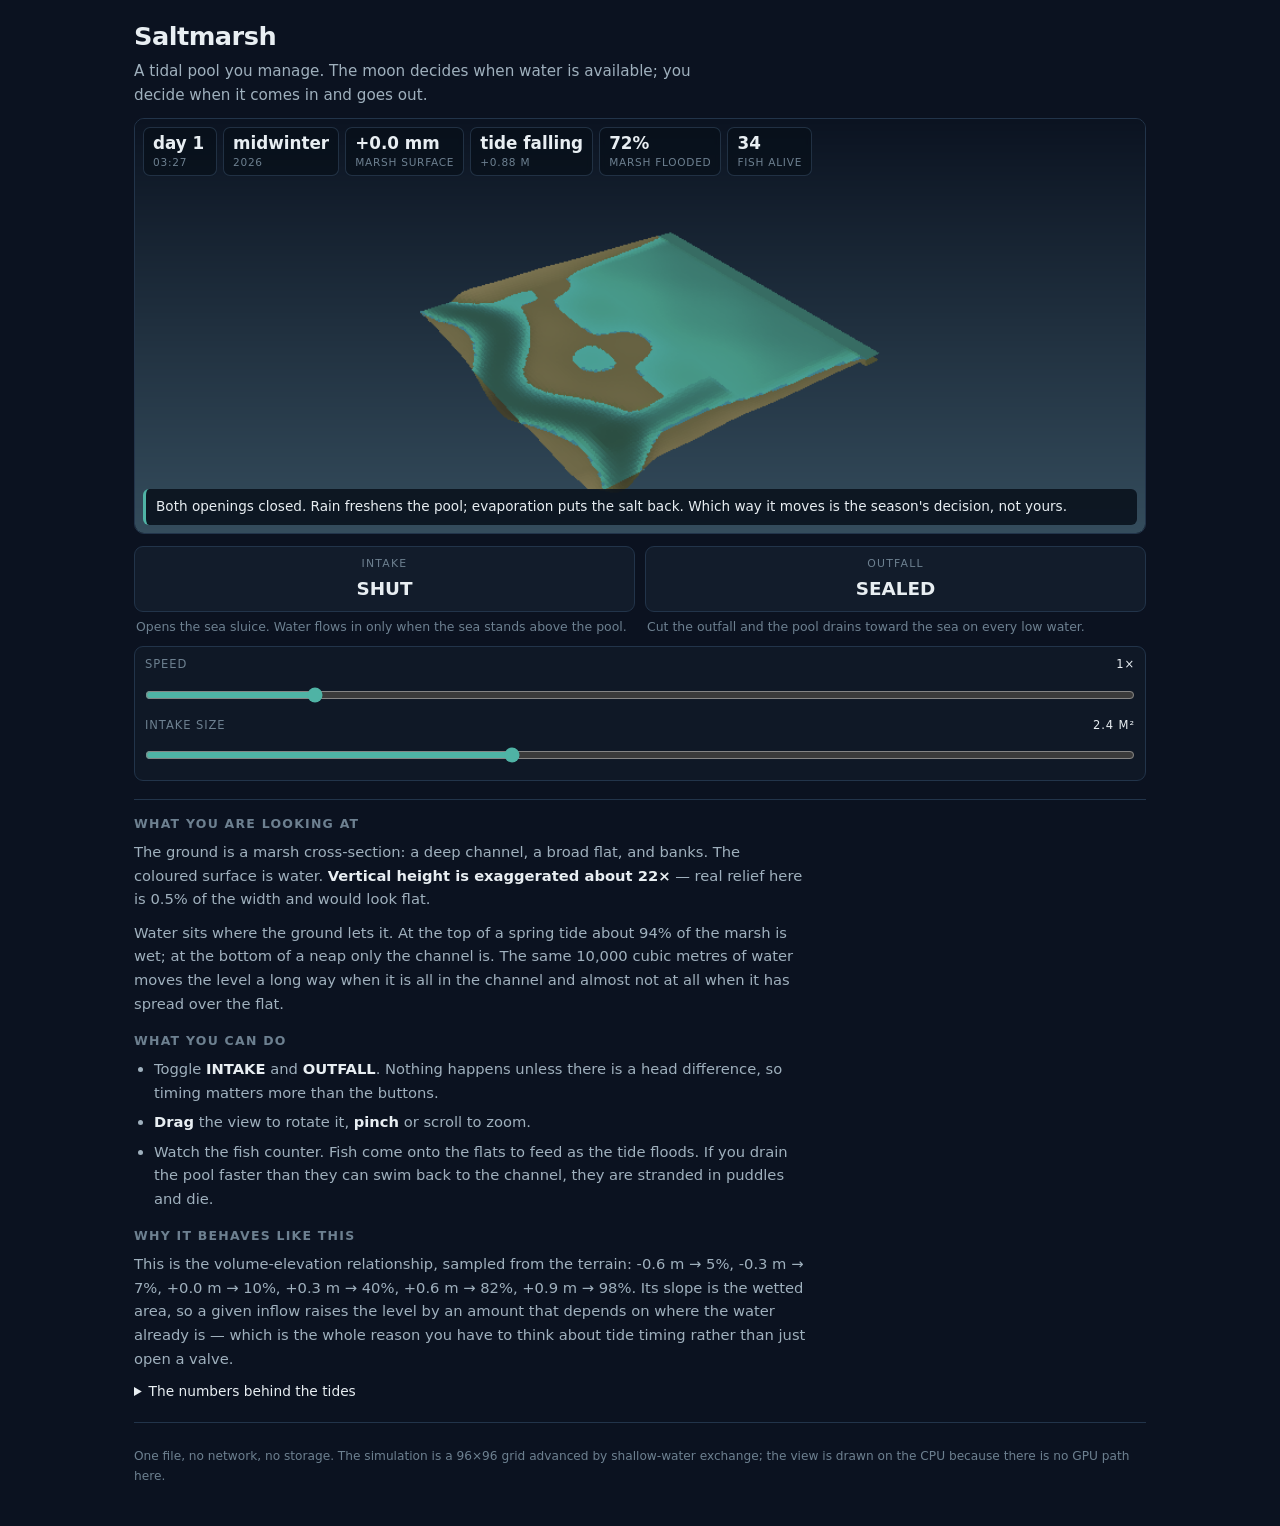
<file: index.html>
<!doctype html>
<html lang="en">
<head>
<meta charset="utf-8">
<meta name="viewport" content="width=device-width, initial-scale=1, maximum-scale=1, user-scalable=no, viewport-fit=cover">
<meta name="color-scheme" content="dark">
<title>Saltmarsh — run a tidal pool</title>
<style>/*
 * Layout notes worth keeping:
 *
 * - The stage is the primary surface and must never be squeezed by the copy.
 *   Text goes below it and scrolls; on a phone in portrait the canvas keeps a
 *   fixed aspect and the explanation is reachable by scrolling, rather than the
 *   page becoming a tall canvas that pushes controls off-screen.
 * - Controls are large and paired with a sentence, because the whole point is
 *   that the player understands what a button does to a wet landscape. A control
 *   whose effect is not explained is a slot machine.
 * - No layout depends on hover. Touch is a first-class input here.
 */
:root {
  --ink: #e8eef2;
  --ink-soft: #9fb0bd;
  --ink-dim: #6d8090;
  --bg: #0b1220;
  --panel: #121c2b;
  --line: #22344a;
  --accent: #4fb3a5;
  --warn: #d98c5f;
  --danger: #d4605c;
  --ok: #6ec48a;
}

* { box-sizing: border-box; }

html, body {
  margin: 0;
  padding: 0;
  background: var(--bg);
  color: var(--ink);
  font: 400 16px/1.6 "Saltmarsh Sans", system-ui, sans-serif;
  -webkit-text-size-adjust: 100%;
  overscroll-behavior: none;
}

#app {
  max-width: 1040px;
  margin: 0 auto;
  padding: 12px 14px calc(28px + env(safe-area-inset-bottom));
}

#masthead h1 {
  margin: 4px 0 2px;
  font-size: 1.6rem;
  font-weight: 700;
  letter-spacing: -0.02em;
}

#masthead .lede {
  margin: 0 0 10px;
  color: var(--ink-soft);
  font-size: 0.95rem;
  max-width: 62ch;
}

#stage {
  position: relative;
  border: 1px solid var(--line);
  border-radius: 10px;
  overflow: hidden;
  background: #0a1421;
  touch-action: none;
}

#view {
  display: block;
  width: 100%;
  height: clamp(240px, 46vh, 520px);
}

#readout {
  position: absolute;
  top: 8px;
  left: 8px;
  right: 8px;
  display: flex;
  flex-wrap: wrap;
  gap: 6px;
  pointer-events: none;
}

.stat {
  background: rgba(8, 16, 26, 0.72);
  border: 1px solid rgba(80, 110, 140, 0.35);
  border-radius: 7px;
  padding: 5px 9px;
  min-width: 74px;
  backdrop-filter: blur(3px);
}

.stat b {
  display: block;
  font-size: 1.05rem;
  font-weight: 700;
  font-variant-numeric: tabular-nums;
  line-height: 1.25;
}

.stat span {
  display: block;
  font-size: 0.66rem;
  text-transform: uppercase;
  letter-spacing: 0.07em;
  color: var(--ink-dim);
}

#hint {
  position: absolute;
  left: 8px;
  right: 8px;
  bottom: 8px;
  background: rgba(8, 16, 26, 0.86);
  border-left: 3px solid var(--accent);
  border-radius: 6px;
  padding: 7px 10px;
  font-size: 0.85rem;
  color: var(--ink);
}

#hint.warn { border-left-color: var(--warn); }
#hint.bad { border-left-color: var(--danger); }
#hint:empty { display: none; }

/* Capture mode: the front-page image is of the marsh, not of a moment's
   narration. app.js toggles this on <html> so the overlay disappears without
   any element being removed from the document. */
html.card-capture [data-card-suppress] { display: none; }

#controls {
  display: grid;
  grid-template-columns: 1fr 1fr;
  gap: 10px;
  margin: 12px 0 4px;
}

.control { min-width: 0; }

.big {
  width: 100%;
  min-height: 62px;
  border-radius: 9px;
  border: 1px solid var(--line);
  background: var(--panel);
  color: var(--ink);
  font: inherit;
  cursor: pointer;
  display: grid;
  gap: 2px;
  place-content: center;
  padding: 8px 10px;
  -webkit-tap-highlight-color: transparent;
}

.big:active { transform: translateY(1px); }
.big .k { font-size: 0.68rem; letter-spacing: 0.11em; color: var(--ink-dim); }
.big .v { font-size: 1.15rem; font-weight: 700; font-variant-numeric: tabular-nums; }
.big[aria-pressed="true"] { border-color: var(--accent); background: #12312e; }
.big[aria-pressed="true"] .v { color: var(--accent); }

.expl {
  margin: 6px 2px 0;
  font-size: 0.78rem;
  line-height: 1.45;
  color: var(--ink-dim);
}

.sliders {
  grid-column: 1 / -1;
  display: grid;
  gap: 4px;
  padding: 8px 10px;
  border: 1px solid var(--line);
  border-radius: 9px;
  background: #0f1826;
}

.sliders label {
  font-size: 0.72rem;
  text-transform: uppercase;
  letter-spacing: 0.08em;
  color: var(--ink-dim);
  display: flex;
  justify-content: space-between;
}

.sliders output { color: var(--ink); font-variant-numeric: tabular-nums; }

input[type="range"] {
  width: 100%;
  height: 34px;
  accent-color: var(--accent);
  margin: 0;
}

#explain {
  margin-top: 18px;
  border-top: 1px solid var(--line);
  padding-top: 14px;
  font-size: 0.92rem;
  color: var(--ink-soft);
}

#explain h2 {
  font-size: 0.78rem;
  text-transform: uppercase;
  letter-spacing: 0.1em;
  color: var(--ink-dim);
  margin: 16px 0 6px;
}

#explain h2:first-child { margin-top: 0; }
#explain p { margin: 0 0 10px; max-width: 72ch; }
#explain b, #explain strong { color: var(--ink); }
#explain ul { margin: 0 0 10px; padding-left: 20px; max-width: 72ch; }
#explain li { margin-bottom: 6px; }

details { margin: 10px 0; }
summary { cursor: pointer; color: var(--ink); font-size: 0.86rem; }

footer {
  margin-top: 20px;
  padding-top: 12px;
  border-top: 1px solid var(--line);
  font-size: 0.76rem;
  color: var(--ink-dim);
}

@media (max-width: 560px) {
  #controls { grid-template-columns: 1fr; }
  #masthead h1 { font-size: 1.35rem; }
  .stat { min-width: 64px; padding: 4px 7px; }
  .stat b { font-size: 0.95rem; }
}

/* Landscape on a phone: the canvas is the scarce resource, so keep the copy
   beside the controls rather than stacking everything under a short canvas. */
@media (max-height: 460px) {
  #view { height: 58vh; }
  #masthead .lede { display: none; }
  #explain { font-size: 0.85rem; }
}

@media (prefers-reduced-motion: reduce) {
  .big:active { transform: none; }
}
</style>
</head>
<body>
<div id="app">
  <header id="masthead">
    <h1>Saltmarsh</h1>
    <p class="lede">A tidal pool you manage. The moon decides when water is available; you decide when it comes in and goes out.</p>
  </header>

  <div id="stage">
    <canvas id="view" aria-label="Three-dimensional view of the marsh at the current tide level"></canvas>

    <div id="readout" aria-live="polite">
      <div class="stat"><b id="clock">day 1</b><span>06:00</span></div>
      <div class="stat"><b id="seasonLabel">midwinter</b><span id="yearLabel">2026</span></div>
      <div class="stat"><b id="surfaceLabel">0 mm</b><span>marsh surface</span></div>
      <div class="stat"><b id="tideLabel">rising</b><span id="tideHeight">+0.00 m</span></div>
      <div class="stat"><b id="wetLabel">0%</b><span>marsh flooded</span></div>
      <div class="stat"><b id="fishLabel">0</b><span>fish alive</span></div>
    </div>

    <!-- data-card-suppress: hidden when capturing the front-page image, because a
         caption about one transient state has no business being part of a
         permanent picture of the app. See the capture recipe in README.md. -->
    <div id="hint" role="status" data-card-suppress></div>
  </div>

  <section id="controls" aria-label="Sluice controls">
    <div class="control">
      <button id="sluiceBtn" class="big" type="button">
        <span class="k">INTAKE</span><span class="v" id="sluiceState">SHUT</span>
      </button>
      <p class="expl" id="sluiceExpl">Opens the sea sluice. Water flows in only when the sea stands above the pool.</p>
    </div>
    <div class="control">
      <button id="outfallBtn" class="big" type="button">
        <span class="k">OUTFALL</span><span class="v" id="outfallState">SEALED</span>
      </button>
      <p class="expl" id="outfallExpl">Cut the outfall and the pool drains toward the sea on every low water.</p>
    </div>
    <div class="control sliders">
      <label for="speed">Speed <output id="speedOut">1&times;</output></label>
      <input id="speed" type="range" min="0" step="1" value="1" aria-label="Simulation speed">
      <label for="drain">Intake size <output id="drainOut">2.4 m&sup2;</output></label>
      <input id="drain" type="range" min="0.3" max="6" step="0.1" value="2.4" aria-label="Intake opening area">
    </div>
  </section>

  <section id="explain" aria-label="What you are looking at">
    <h2>What you are looking at</h2>
    <p>The ground is a marsh cross-section: a deep channel, a broad flat, and banks. The coloured surface is water. <b>Vertical height is exaggerated about 22&times;</b> — real relief here is 0.5% of the width and would look flat.</p>
    <p id="mechanicText"></p>
    <h2>What you can do</h2>
    <ul>
      <li>Toggle <b>INTAKE</b> and <b>OUTFALL</b>. Nothing happens unless there is a head difference, so timing matters more than the buttons.</li>
      <li><b>Drag</b> the view to rotate it, <b>pinch</b> or scroll to zoom.</li>
      <li>Watch the fish counter. Fish come onto the flats to feed as the tide floods. If you drain the pool faster than they can swim back to the channel, they are stranded in puddles and die.</li>
    </ul>
    <h2>Why it behaves like this</h2>
    <p id="volumeText"></p>
    <details>
      <summary>The numbers behind the tides</summary>
      <p id="tideFacts"></p>
    </details>
  </section>

  <footer>
    <p>One file, no network, no storage. The simulation is a 96&times;96 grid advanced by shallow-water exchange; the view is drawn on the CPU because there is no GPU path here.</p>
  </footer>
</div>
<script>
(function () {
'use strict';

// ---- src/tide.js ----
/**
 * tide.js — the astronomical tide, and the head difference it produces.
 *
 * This is the part of the simulation the player does not control, and it is the
 * reason the game has a rhythm at all: whether opening the sluice moves water
 * in or out depends on a clock set by the moon. It is therefore derived from
 * real harmonic constituents rather than invented as a sine wave, because the
 * interesting behaviour comes from their interaction:
 *
 *   - M2 + S2 beat against each other, giving spring and neap tides roughly
 *     every 14.8 days. A single sine would repeat identically forever.
 *   - M2's period is 12h24m, not 12h, so successive high tides drift through the
 *     day and the marsh floods at a different hour each evening.
 *   - Adding the diurnal K1 makes the two daily highs unequal (declinational
 *     inequality), so one flood is much better than the other.
 *
 * All three of those are visible in-app, which is the point: the player is
 * reacting to a calendar, not to a random number.
 *
 * Amplitudes are illustrative of a small mesotidal coast, not survey data from
 * any particular site.
 */

/** name, amplitude in metres, period in hours. */
const CONSTITUENTS = [
  { name: 'M2', amp: 0.6, periodH: 12.4206, note: 'lunar semidiurnal' },
  { name: 'S2', amp: 0.18, periodH: 12.0, note: 'solar semidiurnal' },
  { name: 'K1', amp: 0.14, periodH: 23.9345, note: 'lunisolar diurnal' },
];

const TWO_PI = Math.PI * 2;

/** Sea level relative to chart datum, in metres, at `hours` since the start. */
function seaLevel(hours) {
  let h = 0;
  for (let i = 0; i < CONSTITUENTS.length; i += 1) {
    const c = CONSTITUENTS[i];
    h += c.amp * Math.sin((TWO_PI * hours) / c.periodH);
  }
  return h;
}

/**
 * Spring-neap cycle length in hours: the beat period of M2 and S2, i.e. how long
 * before the two semidiurnal constituents drift a full cycle in and out of phase.
 * Computed from the periods rather than hardcoded, so retuning an amplitude or
 * period cannot silently make the in-app "days to spring tide" readout wrong.
 */
function springNeapHours() {
  const m2 = CONSTITUENTS.find((c) => c.name === 'M2');
  const s2 = CONSTITUENTS.find((c) => c.name === 'S2');
  if (m2 === undefined || s2 === undefined) {
    throw new Error('springNeapHours needs both M2 and S2 constituents');
  }
  return 1 / Math.abs(1 / m2.periodH - 1 / s2.periodH);
}

/**
 * The sluice. Flow through an opening driven by the head difference, using the
 * orifice equation Q = A * Cd * sqrt(2*g*|dh|) with the sign of the head.
 *
 * This is why the game is not "hold the button to fill the pond": the rate is
 * nonlinear in head difference, so a big spring head drains the pool fast and a
 * small neap head barely moves it. Sluice area is in square metres.
 */
const GRAVITY = 9.81;
const DISCHARGE_COEFF = 0.65;

/** Signed volumetric flow in cubic metres per second. Positive floods inland. */
function orificeFlow(areaM2, headM) {
  const magnitude = areaM2 * DISCHARGE_COEFF * Math.sqrt(2 * GRAVITY * Math.abs(headM));
  return headM >= 0 ? magnitude : -magnitude;
}


// ---- src/marsh.js ----
/**
 * marsh.js — the pool: a grid of cells, each with a ground elevation and a water
 * depth. Everything visible and everything that matters derives from these two
 * arrays.
 *
 * The honest core being demonstrated is that a marsh pool is a *volume-elevation
 * curve*. The same volume of water sits shallow over a broad flat shelf and deep
 * in a channel, so how much the water level moves for a given inflow depends on
 * where the water already is. That single fact produces:
 *
 *   - pools that fill fast then stop moving (the shelf has taken the water),
 *   - channels that stay wet at low tide and become the last place fish can hide,
 *   - area that only exists for a couple of hours a day (the fringing marsh),
 *   - and the reason a breach high on the bank does something completely
 *     different from a breach low down.
 *
 * Water moves between cells by a simple depth-averaged flow down the gradient of
 * *water surface* elevation (ground + depth). That is not a Navier-Stokes solve;
 * it is the shallow-water intuition that surface elevation, not depth, is what
 * drives flow. It is the smallest rule that still produces level water at rest,
 * which is the property a player will check by eye.
 */

const GRID = 96;

/**
 * The marsh is METRES wide. This is the single conversion between the elevation
 * field (metres, because tides and orifice flow are in metres) and the renderer's
 * normalised 0..1 plan coordinates.
 *
 * Getting this wrong is invisible in isolation and fatal in combination: an
 * earlier version passed raw metres straight into a projection whose x and y were
 * 0..1, so 2.78 m of relief drew as 278% of the marsh's own width and the view
 * was a vertical smear. Nothing failed -- the numbers were all "reasonable", only
 * the ratio between them was nonsense. Every place that turns a metre into a
 * screen distance must divide by this, so the ratio has one definition.
 *
 * 520 m across with 2.8 m of relief is a plausible small coastal grazing marsh,
 * and gives a relief-to-width ratio of 0.54%.
 */
const MARSH_WIDTH_M = 520;

/** Elevation in metres to renderer world units (same units as normalised x, y). */
function worldUnits(metres) {
  return metres / MARSH_WIDTH_M;
}

/** Side length of one cell, in metres. Used for volumes and flow. */
const CELL_SIDE_M = MARSH_WIDTH_M / GRID;

/**
 * Area of one cell in square metres.
 *
 * Defined here, once, because it is a property of the grid. Both the simulator
 * and the interface need it, and having each compute its own is how a physical
 * constant ends up with two values: the bundler's top-level collision check
 * caught exactly this (`CELL_AREA_M2` declared in sim.js and app.js), which
 * would have been invisible as separate ES modules.
 */
const CELL_AREA_M2 = CELL_SIDE_M * CELL_SIDE_M;


function index(i, j) {
  return j * GRID + i;
}

/**
 * Ground elevation in metres relative to chart datum.
 *
 * Shaped as a bowl with a meandering channel and a broad marsh shelf, because
 * those are the two features that make the volume-elevation curve nonlinear:
 * a very flat wide area (huge capacity, level barely moves) and a deep narrow
 * channel (small capacity, level swings).
 */
function buildGround() {
  const g = new Float32Array(GRID * GRID);
  for (let j = 0; j < GRID; j += 1) {
    for (let i = 0; i < GRID; i += 1) {
      const x = i / (GRID - 1);
      const y = j / (GRID - 1);

      // General bowl toward the sea mouth at the right edge. The datum matters
      // more than it looks: mean sea level is 0 here and the tide only spans
      // about +/-0.9 m, so the marsh must be built to sit *across* that band.
      // An earlier version had the shelf topping out near 1.7 m, which put most
      // of the marsh permanently above the highest water and left the most
      // interesting part of the volume-elevation curve unreachable.
      let elev = 0.82 - 0.72 * x;

      // Meandering channel carved along the middle, scoured well below low water
      // so it stays wet at the lowest tide: that is the fish refuge, and it is
      // also what makes the volume-elevation curve steep at the bottom end.
      const channel = 0.09 + 0.055 * Math.sin(y * Math.PI * 3.1) + 0.02 * Math.sin(y * 11);
      const dist = Math.abs(x - channel);
      elev -= 1.55 * Math.exp(-(dist * dist) / (2 * 0.045 * 0.045));

      // A second, blind creek off the main channel — a refuge that dries out.
      const blind = 0.30 + 0.16 * Math.sin((y - 0.5) * 4.2);
      const bdist = Math.abs(y - blind);
      const inBlind = x > 0.12 && x < 0.52 && bdist < 0.05;
      if (inBlind) {
        elev -= 0.85 * Math.exp(-(bdist * bdist) / (2 * 0.030 * 0.030)) * (1 - (x - 0.12) / 0.6);
      }

      // Gentle hummocks on the marsh so the shelf is not a perfect plane: these
      // create the isolated puddles that strand at low water.
      elev += 0.10 * Math.sin(x * 17.3) * Math.cos(y * 13.7) * (x < 0.55 ? 1 : 0.25);

      // Raise the banks at the top and bottom so water stays in the system.
      const bank = Math.max(0, Math.abs(y - 0.5) - 0.42);
      elev += bank * 6.0;

      // The sea mouth: a fixed boundary condition at the right edge, held at sea
      // level by the tide rather than integrated. Marked so stepWater can treat
      // it as a reservoir instead of a normal cell.
      if (x >= 0.94) elev = Math.min(elev, 0.0);

      g[index(i, j)] = elev;
    }
  }
  return g;
}

/**
 * One relaxation step of water exchange between neighbouring cells.
 *
 * Flow is proportional to the difference in water-surface elevation, damped to
 * stay stable for the timestep used. Depth is conserved to within float error
 * (checked in tests), because a "conservation" model that quietly loses water is
 * not a conservation model.
 */
const FLOW = 0.18;

/**
 * One relaxation step of water exchange between neighbouring cells.
 *
 * Written in flux form -- each edge computes ONE signed flux that is added to
 * one cell and subtracted from the other -- rather than as "each cell adjusts
 * by the gradient around it". The difference is not cosmetic: the gradient form
 * plus a `depth = max(0, depth)` clamp silently deletes water whenever a cell
 * would go negative (observed: 0.042% of the whole pool's volume lost over 400
 * steps, which sounds trivial and is not, because it accumulates and because a
 * "conservation" model that leaks is not a conservation model). In flux form a
 * cell can never give more than it holds, so total volume is conserved exactly
 * and the test in tests/marsh.test.mjs asserts that to float rounding.
 */
function stepWater(depth, ground, dt) {
  // Horizontal edges: between (i,j) and (i+1,j).
  for (let j = 0; j < GRID; j += 1) {
    for (let i = 0; i < GRID - 1; i += 1) {
      const a = index(i, j);
      const b = a + 1;
      moveWater(depth, a, b, ground[a] + depth[a] - (ground[b] + depth[b]), dt);
    }
  }
  // Vertical edges: between (i,j) and (i,j+1).
  for (let j = 0; j < GRID - 1; j += 1) {
    for (let i = 0; i < GRID; i += 1) {
      const a = index(i, j);
      const b = index(i, j + 1);
      moveWater(depth, a, b, ground[a] + depth[a] - (ground[b] + depth[b]), dt);
    }
  }
}

/**
 * Move water from a to b (negative amount moves the other way), never more than
 * the source holds. Capping at the source rather than clamping the result is
 * what makes the scheme conservative.
 */
function moveWater(depth, a, b, surfaceDiff, dt) {
  if (surfaceDiff === 0) return;
  let amount = FLOW * dt * surfaceDiff;
  const from = amount > 0 ? a : b;
  const available = depth[from];
  if (amount > available) amount = available;
  else if (amount < -available) amount = -available;
  depth[a] -= amount;
  depth[b] += amount;
}

/**
 * Volume of water above `elevation`, in cubic metres, given a cell area.
 *
 * This is the volume-elevation curve, and it is the single most informative read
 * on the whole system: its slope is the pool's surface area, which is why the
 * same inflow moves the level by different amounts at different stages.
 */
function volumeAbove(depth, cellAreaM2) {
  let v = 0;
  for (let k = 0; k < depth.length; k += 1) v += depth[k];
  return v * cellAreaM2;
}

/** Cells that are wet, i.e. have contributed to that volume. */
function wetArea(depth, cellAreaM2) {
  let n = 0;
  for (let k = 0; k < depth.length; k += 1) if (depth[k] > 0.01) n += 1;
  return n * cellAreaM2;
}


// ---- src/life.js ----
/**
 * life.js — what lives in the water, and why the water is the way it is.
 *
 * Everything here responds to the hydrology in marsh.js rather than running
 * alongside it. That coupling is the actual subject of the project:
 *
 *   - Nutrients wash in with the tide and are eaten by algae, so fertility is a
 *     function of how much seawater you admitted, not a dial.
 *   - Algae need light *and* water. Deep enough to float, shallow enough for
 *     light. A pool that is deep all day is darker than one that floods and drains.
 *   - Fish need depth to be safe from birds, and shallows to feed. So a fish sits
 *     in the channel at low water and moves onto the flat when it floods -- and if
 *     you drain the pool too fast, it gets stranded in a puddle and dies. That is
 *     not a scripted fail state, it is the consequence of depth < minimum depth.
 *
 * The stranded-fish event is the thing I most want players to cause by accident
 * and then understand: the same sluice operation that feeds the marsh can kill
 * the fish in it, depending on the tide you timed it against.
 */

/** One cohort of organisms occupying one cell. */
const LIMITS = {
  /** Metres of water a fish needs to avoid being caught from the bank. */
  fishRefugeDepth: 0.25,
  /** Metres of water a fish needs before it can move at all. */
  fishSwimDepth: 0.06,
  /** Algae grow fastest in bright shallow water; light decays with depth. */
  lightAttenuation: 2.4,
};

/**
 * Light available at a cell's bottom, as a fraction of surface light.
 * Beer-Lambert: I = exp(-kz). Uses actual depth, so the same algae crop in a
 * 10 cm sheet and a 1 m pool differ by an order of magnitude.
 */
function lightAt(depthM) {
  return Math.exp(-LIMITS.lightAttenuation * depthM);
}

/**
 * Net algal growth in one cell for one step.
 *
 * Growth is light- and nutrient-limited (Liebig-minimum: the scarcer of the two
 * controls), reduced by respiration, and capped by self-shading. Losses are
 * grazing and washout, both applied by the caller, because washout is a
 * hydrological event and belongs to the water update.
 */
function algaeGrowth(biomass, depthM, nutrient, dt, freshness = 0.1) {
  if (depthM <= 0) return -biomass * 0.05 * dt; // stranding on dry mud: die-off
  const light = lightAt(depthM);
  // Freshness scales the light/nutrient rate rather than adding to it: sweeter
  // water cannot make a dark pool productive. See freshnessFactor.
  const growthRate =
    0.55 * Math.min(light, nutrient / (0.18 + nutrient)) * freshnessFactor(freshness);
  const respiration = 0.12;
  const net = growthRate - respiration;
  return biomass * net * dt * (1 - biomass / 1.4);
}

/**
 * Whether a fish in this cell is safe, stranded, or mobile-but-exposed.
 *
 * Returns a label rather than a boolean because the app has to *say* what
 * happened in plain language, and a boolean would leave the explanation to be
 * written separately from the rule -- where it would drift out of date.
 */
function fishState(depthM) {
  if (depthM < LIMITS.fishSwimDepth) return 'stranded';
  if (depthM < LIMITS.fishRefugeDepth) return 'exposed';
  return 'safe';
}

/**
 * Where fish actually want to be, as a per-cell score.
 *
 * THIS IS THE BIOLOGY THAT MAKES THE GAME A GAME.
 * The earlier version had fish sit in the deepest cell and flee upward, which
 * means they never enter the marsh and can never be stranded: the dramatic
 * fail state was unreachable no matter how the player operated the sluice, and
 * four strategies produced four different water levels and zero fish deaths.
 *
 * Real fish enter a saltmarsh on the flood for a reason -- the shallow, warm,
 * productive shallows are a nursery. They are not hiding from the tide, they
 * are feeding, and they accept the risk of being left behind because the food
 * is worth it. That is what the tide-pool trade-off actually is.
 *
 * So value is a balance, not a monotone preference for depth:
 *   + warmth and food where the water is shallow and the bed is productive
 *   - danger where depth is below the refuge threshold
 * The balance point, and therefore how boldly a fish sits on a flat, is the
 * single dial that decides whether the marsh is a larder or a trap.
 */
function habitatValue(depthM, algae, temperatureF) {
  if (depthM <= 0.005) return -1;
  // Food: proportional to algal productivity on the bed.
  const food = Math.min(1.4, algae) * 0.9;
  // Warmth: shallow water heats up; a full-depth column stays near sea temperature.
  const warmth = Math.exp(-depthM / 0.18) * 0.5 * temperatureF;
  // Risk: sharp once depth falls under the refuge threshold, because that is
  // where a wading bird or a draining pool stops being survivable.
  const risk = depthM < LIMITS.fishRefugeDepth
    ? Math.pow((LIMITS.fishRefugeDepth - depthM) / LIMITS.fishRefugeDepth, 1.6) * 2.2
    : 0;
  return food + warmth - risk;
}

/**
 * The year. Everything here is a function of day-of-year rather than a table of
 * per-season constants, so the seasons cannot disagree with each other and a
 * change to the year length propagates by construction.
 *
 * Why an annual cycle at all: without one, every decision the player makes has
 * the same value forever, so the game is a single timing puzzle repeated. With
 * one, the *same* sluice operation is a good idea in June and a disaster in
 * August, because what the marsh needs and what the fish are doing both move
 * through the year. That gives management somewhere to go.
 */
const YEAR_DAYS = 365.25;

/**
 * Day of year, 0..365.25, from elapsed simulated hours.
 *
 * Day 0 is mid-winter, so the phase is chosen once, here, and every seasonal
 * consumer reads the same curve. The app labels months from this too, so the
 * calendar in the UI cannot drift from the physics.
 */
function dayOfYear(hours) {
  const days = hours / 24;
  return days - Math.floor(days / YEAR_DAYS) * YEAR_DAYS;
}

/**
 * Seasonal index, -1 (midwinter) .. +1 (midsummer), as a cosine of day-of-year.
 * Derived rather than scheduled: one number drives warmth, plant growth, and the
 * month label, so they are the same season by construction.
 */
function seasonIndex(dayOfYearM) {
  return -Math.cos((2 * Math.PI * dayOfYearM) / YEAR_DAYS);
}

const MONTH_NAMES = [
  'January', 'February', 'March', 'April', 'May', 'June',
  'July', 'August', 'September', 'October', 'November', 'December',
];

/**
 * Month name and year number for the clock.
 *
 * Month boundaries come from dividing the year into twelve equal parts of the
 * cosine phase, which is approximate as a calendar goes -- it is a simulation of
 * seasons, not of the Gregorian reckoning. Stated here because the app shows this
 * string to the player next to a physically-derived tide, and the reader is
 * entitled to know which parts are which.
 */
function calendar(hours, epochYear) {
  const doy = dayOfYear(hours);
  const yearNumber = epochYear + Math.floor(hours / 24 / YEAR_DAYS);
  const monthIndex = Math.min(11, Math.floor((doy / YEAR_DAYS) * 12));
  return {
    month: MONTH_NAMES[monthIndex],
    year: yearNumber,
    doy,
    season: seasonIndex(doy),
  };
}

/**
 * How strongly shallow water warms above the sea, scaled by season.
 *
 * In winter a flat and a channel are close to the same temperature, so the
 * warmth incentive to enter the marsh nearly vanishes and fish hold the refuge.
 * In summer the flat is markedly warmer and food-rich, so they push onto it and
 * take the stranding risk. The player's drain therefore has different
 * consequences by season, which is the point.
 */
function temperatureFactorForSeason(season) {
  return 0.25 + 0.75 * ((season + 1) / 2);
}

/**
 * Rainfall in millimetres per hour, by season.
 *
 * Calibrated so the mean over a year is RAINFALL_MM_PER_H_MEAN, which is
 * ~640 mm/yr: the figure for a temperate maritime marsh in southern England
 * (London's annual precipitation is reported as 615-716 mm depending on period
 * and station). The seasonal swing follows the real one -- wetter in the cold
 * half, drier in late summer -- without changing the annual total.
 *
 * The calibration matters more than it looks. An earlier version of this curve
 * peaked at 1.8 mm/h, which is ~15,800 mm/yr if sustained: twenty-five times the
 * real rate. Rain then beat evaporation in every season, so a sealed marsh filled
 * forever and could never be managed down -- the model was not wrong in its
 * structure, it was wrong in its units, and the symptom was a pool that rose past
 * the highest tide. Cross-check any rate written here against its annual total.
 */
const RAINFALL_MM_PER_H_MEAN = 0.073;
function rainfallMmPerHForSeason(season) {
  return RAINFALL_MM_PER_H_MEAN * (1 - 0.45 * season);
}

/**
 * What the salt in the water does to what grows.
 *
 * Freshness is 0 = full seawater, 1 = fresh. Before this function existed,
 * freshness was computed every step from rain and inflow, stored, and read by
 * nothing -- a number that could not change any outcome and was never shown,
 * which makes the rain and outfall terms below it decoration. Grafting this onto
 * algal growth is what gives draining a *benefit*: a freshened marsh grows more
 * grass and algae for the same light, so a managed fresh marsh is more productive
 * than a permanently saline one, and that gain has to be weighed against the fish
 * you strand getting there.
 *
 * The curve is a mild optimum, not a monotone: grazing marshs carry productive
 * vegetation across a broad brackish range, and very fresh water is not magically
 * better for a tidal marsh than brackish. So salinity stress only bites at the
 * fresh extreme, and the peak sits in brackish water.
 */
const FRESHNESS = {
  /** Where algal growth is best: brackish, roughly 1/3 fresh. */
  optimum: 0.35,
  /** How sharply growth falls off away from the optimum. */
  tolerance: 0.55,
};

/**
 * Growth multiplier from freshness, in (0, 1]. Multiplies the light/nutrient
 * limited rate rather than adding to it, so freshening cannot create growth in
 * the dark -- a pool with no light stays unproductive however sweet the water.
 */
function freshnessFactor(freshness) {
  const drift = (freshness - FRESHNESS.optimum) / FRESHNESS.tolerance;
  return 0.55 + 0.45 * Math.exp(-drift * drift);
}

/**
 * New fish produced in one step, as a fraction of the population.
 *
 * Without recruitment the population could only ever shrink: the first bad drain
 * ended the game permanently, and measured over three years every strategy --
 * sealed, always-open, tide-riding, cautious -- lost all 34 fish and finished at
 * zero. That is not a management game, it is a countdown. Reproduction is what
 * lets a well-run marsh sustain a population indefinitely and a badly-run one
 * collapse and then recover, which is the difference between a puzzle and a system.
 *
 * Breeding is gated on there being *productive refuge*, not merely fish: food on
 * the bed and a population that is not currently in trouble. So the marsh feeds
 * the stock, and the stock is only worth keeping if the marsh is kept habitable.
 */
const BREEDING = {
  /** Fraction of the population recruited per simulated hour when conditions allow. */
  ratePerHour: 0.00035,
  /** Algal biomass on the bed needed before the marsh breeds fish at all. */
  minFoodPerCell: 0.15,
  /** Cap on the standing population, so the marsh has a carrying capacity. */
  carryingCapacity: 60,
};

/**
 * Trophic accounting for the whole pool. Computed from the grid on demand rather
 * than tracked incrementally, so the readout cannot disagree with the simulation
 * it describes: there is no second number to go stale.
 *
 * `fish` is a list of {cell, alive}. Dead fish stay in the list with alive=false
 * so the app can count what the marsh lost, and when.
 */
function census(depth, algaeField, fish) {
  let safe = 0;
  let exposed = 0;
  let stranded = 0;
  let alive = 0;
  let lost = 0;
  for (const f of fish) {
    if (!f.alive) {
      lost += 1;
      continue;
    }
    alive += 1;
    const state = fishState(depth[f.cell]);
    if (state === 'safe') safe += 1;
    else if (state === 'exposed') exposed += 1;
    else stranded += 1;
  }
  let algae = 0;
  let grazedArea = 0;
  for (let k = 0; k < algaeField.length; k += 1) {
    if (depth[k] > 0.01) {
      algae += algaeField[k];
      if (algaeField[k] > 0.15) grazedArea += 1;
    }
  }
  return { algae, grazedArea, safe, exposed, stranded, alive, lost };
}


// ---- src/render.js ----
/**
 * render.js — a software 3D view of the marsh, with no WebGL.
 *
 * WebGL is unavailable in the browser this project is verified in: headless
 * Firefox here returns null for both `webgl2` and `webgl` contexts, and
 * Chromium/WebKit do not start in this sandbox at all. So the 3D is computed on
 * the CPU into an ImageData buffer -- a painter's-algorithm heightfield with an
 * explicit back-to-front fill and depth test.
 *
 * Not a trick: each cell is projected to a screen quad, filled, and shaded from
 * its true surface normal, which is what makes the terrain read as terrain.
 *
 * Why bother with 3D rather than a flat map: elevation is the subject. Water
 * spread over a shelf versus water hiding in a channel is what the player is
 * reasoning about, and from directly above those look like the same blue pixels.
 * Depth is the information, so the view has to show depth.
 *
 * Cost scales with pixels covered, not cells, so the internal buffer size is the
 * knob for slow devices. Measured fill cost for a 128x128 heightfield at
 * 400x225 is about 7 ms in JS, inside a 16.7 ms frame.
 */

/**
 * Camera. Yaw spins around the marsh, pitch tips it toward a plan view, and
 * `distance` pulls the eye back. All three are user-draggable.
 *
 * `distance` is load-bearing: without it the marsh straddles depth 0 and half of
 * it sits behind the eye, which presents as a blank canvas with no error. An
 * earlier version of this file had no distance at all and every single
 * projection returned null.
 */
const camera = {
  yaw: 0.62,
  pitch: 0.58,
  zoom: 1.0,
  distance: 2.35,
  /** Vertical framing, as a fraction of canvas height; set by fitZoom. */
  horizonY: 0.54,
  /**
   * Vertical exaggeration. The marsh is 1 world unit across and its relief is
   * 2.8 m, i.e. real relief is about 3% of the horizontal scale -- drawn truthfully
   * it would look flat, and a flat picture of a landscape whose whole subject is
   * elevation is useless. So relief is exaggerated on purpose and the amount is
   * stated in the legend rather than hidden, because an honest exaggeration is a
   * visualization choice and a hidden one is a lie about scale.
   *
   * With the real ratio (2.8 m relief over 520 m width) the marsh is 0.54% relief,
   * which on a 560 px canvas is 3 px of vertical relief -- indistinguishable from
   * flat. 22x brings that to about 62 px, enough to read the channel as a channel
   * while keeping the shelf visibly flat, which is the actual point.
   */
  zExaggeration: 22,
};

const SKY_TOP = [11, 19, 33];
const SKY_BOTTOM = [52, 76, 92];

/**
 * Project a world point to the canvas.
 *
 * World x is east-west with the sea at +x, y is north-south, z is elevation in
 * metres. Returns [screenX, screenY, viewDepth], or null when behind the eye.
 * Affine in `zoom`, which is what lets fitZoom solve framing in one pass.
 */
/** Vertical placement of the marsh in the frame, as a fraction of canvas height. */
/**
 * Vertical placement of the marsh in the frame, as a fraction of canvas height.
 *
 * Not a constant. A fixed fraction assumes a fixed canvas, and this view ranges
 * from 239 px tall (phone landscape) to 520 px (desktop) while the HUD and
 * caption bands take a fixed number of pixels top and bottom. The same fraction
 * that leaves comfortable sky on desktop buries the marsh under the caption on a
 * short view, so it is solved from the room the terrain actually has and clamped
 * so a very wide, very short canvas cannot push it off the bottom.
 */
function horizonFraction(height, topBand, bottomBand) {
  const usable = height - topBand - bottomBand;
  if (!(usable > 0)) {
    throw new Error(
      `horizonFraction: bands (${topBand}, ${bottomBand}) leave no room in a ${height} px view`,
    );
  }
  const raw = topBand + usable * 0.5 + bottomBand * 0.15;
  return Math.max(0.3, Math.min(0.72, raw / height));
}

function project(x, y, z, width, height) {
  // z arrives in RENDERER world units (see worldUnits in marsh.js), not metres.
  // Mixing the two is the bug that made the marsh 278% as tall as it was wide.
  const zs = z * camera.zExaggeration;
  const cy = Math.cos(camera.yaw);
  const sy = Math.sin(camera.yaw);
  const rx = (x - 0.5) * cy - (y - 0.5) * sy;
  const ry = (x - 0.5) * sy + (y - 0.5) * cy;

  const cp = Math.cos(camera.pitch);
  const sp = Math.sin(camera.pitch);
  const depth = ry * cp - zs * sp + camera.distance;
  const up = ry * sp + zs * cp;

  const near = 0.05;
  if (depth <= near) return null;
  const scale = (height * 1.35 * camera.zoom) / depth;
  return [
    width / 2 + rx * scale,
    camera.horizonY * height - up * scale,
    depth,
  ];
}

/**
 * Zoom that frames the whole marsh for the given canvas and terrain.
 *
 * Computed rather than fixed because the correct value depends on the generated
 * terrain: a constant that frames a flat pool overflows the canvas when the
 * channel is scoured deeper, and overflow in a heightfield means the marsh runs
 * off the bottom edge, taking the waterline with it.
 *
 * Measured before this existed: at zoom 1 the terrain filled 65% of canvas width
 * but 172% of its height -- far too much vertical relief on screen.
 */
/**
 * Zoom that frames the marsh for a given canvas and terrain.
 *
 * Computed rather than fixed, because the right value depends on the terrain that
 * was generated AND on the canvas shape: the same constant that frames a 16:9
 * desktop view leaves a phone-portrait canvas two-thirds empty, and one tuned for
 * portrait overflows the desktop. Measured with a symmetric margin, desktop bled
 * 25 px off the bottom while portrait left 259 px of blank sky -- a symmetric
 * margin is simply the wrong constraint when the horizon sits at canvas centre.
 *
 * So the constraint is stated explicitly instead: the marsh's front (bottom) edge
 * must sit above `bottomLimit`, its top must stay below `topLimit`, and it must
 * fit inside the frame with a small horizontal margin. Each of those is an upper
 * bound on zoom and the marsh has to satisfy all three, so the answer is the
 * minimum of the three. Solving from an edge alone is exact, because projected
 * screen y is affine in zoom (the perspective divide is by viewDepth, which zoom
 * does not enter).
 */
/**
 * Set the projection's vertical pivot for a given canvas and overlay bands.
 *
 * Separated from fitZoom because a caller that samples the projection BEFORE
 * fitting -- as the pitch solver does -- needs project() to already agree with
 * the frame it is measuring against. camera.horizonY defaults to a plausible
 * number, so getting this order wrong yields a confident wrong answer instead of
 * an error: observed as the marsh pinned under the caption on phone landscape.
 */
function horizonFor(height, topBand, bottomBand) {
  camera.horizonY = horizonFraction(height, topBand, bottomBand);
  return camera.horizonY;
}

function fitZoom(ground, width, height, options) {
  // Overhead bands, in PIXELS, because the HUD and caption are laid out in text
  // and do not shrink with the canvas. A fraction of a 239 px phone-landscape
  // view is not the same room as a fraction of a 520 px desktop one -- which is
  // exactly why framing tuned on desktop clipped the near bank on a phone.
  const topBand = options.topBand ?? 0;
  const bottomBand = options.bottomBand ?? 0;
  // Both the pivot and the edge limits must be the values project() will use.
  horizonFor(height, topBand, bottomBand);
  const centreY = camera.horizonY * height;
  const topLimit = centreY - 0.97 * (centreY - topBand);
  const bottomLimit = centreY + 0.97 * (height - bottomBand - centreY);
  const keep = camera.zoom;
  camera.zoom = 1;

  let minX = Infinity;
  let maxX = -Infinity;
  let minY = Infinity;
  let maxY = -Infinity;
  const step = Math.max(1, Math.floor(Math.sqrt(ground.length) / 48));
  for (let j = 0; j < GRID; j += step) {
    for (let i = 0; i < GRID; i += step) {
      const p = project(
        i / (GRID - 1),
        j / (GRID - 1),
        worldUnits(ground[j * GRID + i]),
        width,
        height,
      );
      if (p === null) continue;
      if (p[0] < minX) minX = p[0];
      if (p[0] > maxX) maxX = p[0];
      if (p[1] < minY) minY = p[1];
      if (p[1] > maxY) maxY = p[1];
    }
  }
  camera.zoom = keep;
  if (!(maxX > minX) || !(Number.isFinite(maxY))) {
    throw new Error('fitZoom: terrain projected to an empty or degenerate bounding box');
  }

  // Three containment limits, each an UPPER bound on zoom, and the marsh has to
  // satisfy all three -- so the answer is the minimum. Getting the direction
  // wrong is not a style slip: it decides whether the marsh is a framed
  // landscape or a thumbnail in empty sky, and an earlier revision that used
  // max() here shrank the view to 3.8% coverage.
  const zoomFromBottom = zoomLimitZoom(maxY, centreY, bottomLimit);
  const zoomFromTop = zoomLimitZoom(minY, centreY, topLimit);
  // Width, as an upper bound only, never a floor. A "fill most of the width"
  // floor on a short canvas demands more zoom than the vertical room allows, and
  // that is what clipped the near bank behind the caption on phone landscape.
  // Framing is decided by the room available, not by an aspiration about width.
  const zoomFromWidth = (width * 0.96) / (maxX - minX);

  const candidates = [zoomFromWidth, zoomFromBottom, zoomFromTop].filter(
    (z) => Number.isFinite(z) && z > 0,
  );
  if (candidates.length === 0) {
    throw new Error(
      `fitZoom: no positive zoom frames the marsh (bottomRise ${(maxY - centreY).toFixed(1)}, ` +
        `topRise ${(centreY - minY).toFixed(1)}, widthSpan ${(maxX - minX).toFixed(1)}, ` +
        `height ${height.toFixed(0)}, centreY ${centreY.toFixed(1)})`,
    );
  }
  return Math.min(...candidates);
}

/**
 * Largest zoom that keeps a projected edge no farther from centreY than `limit`.
 *
 * Both `edge` and `limit` are screen y, and projected y is affine in zoom about
 * centreY, so the bound is (limit - centreY) / (edge - centreY). That ratio is
 * only meaningful when the edge and its limit lie on the SAME side of centreY;
 * when they do not, the constraint cannot be met by any positive zoom and this
 * returns 0, which the caller drops rather than honouring. Returning Infinity
 * would be wrong there: it says "no constraint", when the truth is "impossible",
 * and those two read identically in a min() but mean opposite things.
 *
 * The impossible case is not hypothetical. Phone landscape gives a 239 px view
 * whose centreY is 129; ask for a bottom limit at 0.9 * height and the allowance
 * collapses toward zero, and with a bottom limit above centreY the sign flips --
 * which is what produced a blank canvas with no message.
 */
function zoomLimitZoom(edge, centreY, limit) {
  const travel = edge - centreY;
  const allowance = limit - centreY;
  if (Math.abs(travel) < 1e-9) return Infinity;
  if (travel * allowance <= 0) return 0;
  return allowance / travel;
}

/** Directional light plus ambient sky fill, from the facet normal. */
/**
 * Shade a flat facet from its (already normalised) normal: one directional light
 * plus ambient sky fill. Argument order is normal-then-colour so the call sites
 * read as "shade this normal, with this colour".
 */
function shade(nx, ny, nz, base) {
  const len = Math.hypot(0.42, -0.55, 0.72);
  const dot = (nx * 0.42 + ny * -0.55 + nz * 0.72) / len;
  const k = 0.44 + 0.56 * Math.max(0, dot);
  return [base[0] * k, base[1] * k, base[2] * k];
}

/**
 * Ground colour from elevation and algal cover.
 *
 * Single source of truth for the palette: the legend reads these same values, so
 * a swatch in the help cannot drift away from what the map draws.
 */
function groundColour(elev, algae) {
  const t = Math.max(0, Math.min(1, (elev + 1.2) / 2.4));
  const low = [58, 52, 44];
  const mid = [99, 94, 60];
  const high = [156, 138, 102];
  let c;
  if (t < 0.5) {
    const u = t / 0.5;
    c = [
      low[0] + (mid[0] - low[0]) * u,
      low[1] + (mid[1] - low[1]) * u,
      low[2] + (mid[2] - low[2]) * u,
    ];
  } else {
    const u = (t - 0.5) / 0.5;
    c = [
      mid[0] + (high[0] - mid[0]) * u,
      mid[1] + (high[1] - mid[1]) * u,
      mid[2] + (high[2] - mid[2]) * u,
    ];
  }
  const g = Math.min(1, algae);
  return [
    c[0] * (1 - 0.45 * g) + 62 * 0.45 * g,
    c[1] * (1 - 0.2 * g) + 128 * 0.2 * g,
    c[2] * (1 - 0.5 * g) + 52 * 0.5 * g,
  ];
}

/**
 * Water body colour from depth and productivity: turbid green when fertile, dark
 * when deep. This is the *body* of the water -- how much light comes back up
 * through it -- and deliberately carries no lighting. Surface sheen is added on
 * top by waterSurfaceColour, because they are two different phenomena and mixing
 * them makes the sheen depend on depth, which it visibly should not.
 */
function waterColour(depthM, algae) {
  const clarity = Math.exp(-1.6 * depthM);
  const green = Math.min(1, algae * 2.2);
  return [
    24 * clarity + 34 * green,
    64 * clarity + 92 * green + 16,
    112 * clarity + 20 * green + 24,
  ];
}

/**
 * Sun glancing off the water surface, given the view direction.
 *
 * Water is the one surface in this scene that is genuinely specular: light
 * bouncing off it, rather than light absorbed and re-emitted by mud, so the
 * same facet maths as shade() applies -- Lambert for the sky it reflects, plus a
 * tight lobe along the reflection vector. Without it the water reads as a flat
 * green board; with it, the whole view gains a light direction you can feel.
 *
 * This is a fixed sun over a flat plane, so the highlight is a band rather than
 * a sparkle. No waves are simulated here -- the water surface is exactly level
 * everywhere, which is what the model actually computes -- and adding a animated
 * normal map would be decoration claiming to be data. What is honest to show is
 * the sheen the level surface really has, and it moves across the marsh as the
 * camera yaws, which is real: it depends on the view direction.
 */
function sunSpecular(viewNx, viewNy, viewNz) {
  const lx = 0.42;
  const ly = -0.55;
  const lz = 0.72;
  const len = Math.hypot(lx, ly, lz);
  const dot = (viewNx * lx + viewNy * ly + viewNz * lz) / len;
  if (dot <= 0) return 0;
  // Half-vector between the light direction and the view direction. For the
  // level water surface the view direction is close to straight down the camera
  // axis, so the half-vector is (L_hat + V_hat) normalised, with V_hat = (0,0,1).
  const hx = lx / len;
  const hy = ly / len;
  const hz = lz / len + 1;
  const hlen = Math.hypot(hx, hy, hz);
  const hd = (viewNx * hx + viewNy * hy + viewNz * hz) / hlen;
  // A wide, low-power lobe rather than a tight one: the sun is not a laser and
  // the surface is level, so the glint should be a broad wash that brightens
  // toward the mirror angle, not a single pixel that looks like a rendering
  // artefact. The second term is the diffuse sky reflection, which is why the
  // water brightens at all when you look across it.
  return 0.5 * Math.pow(Math.max(0, hd), 5) + 0.3 * Math.pow(Math.max(0, dot), 3);
}

/**
 * Water as seen: body colour plus surface sheen.
 *
 * `tilt` is how much the surface is turned toward the eye. At a shallow viewing
 * angle (looking along the marsh rather than down on it) a far larger fraction of
 * what reaches the eye is reflection off the surface than light from the bottom,
 * which is Fresnel and is why a low-angle look across water shows sky instead of
 * the pool. The body colour still shows through where you look down into it, so
 * depth and turbidity remain readable from directly above.
 */
function waterSurfaceColour(depthM, algae, viewNz, tilt) {
  const body = waterColour(depthM, algae);
  const spec = sunSpecular(0, 0, viewNz);
  // Sunlit, not skylit. A real water surface reflects a sky whose brightest part
  // is the sun, so the reflected light is warmer than the background sky gradient
  // behind it; and turbid coastal water is genuinely green because of what is
  // suspended in it. The body colour already carries the algae, so what it was
  // missing here was warmth: mixing it with the cold blue sky gradient alone is
  // what made the marsh look grey and washed out, and desaturated water reads as
  // a rendering fault rather than as a cold day.
  const sunlit = [body[0] + 14, body[1] + 10, body[2] * 0.97];
  // Kept deliberately subtle. An earlier version used a real Fresnel curve here
  // (0.02 at normal incidence rising to ~0.8 at grazing, per Schlick) and it was
  // physically right and visually wrong: at the default pitch the whole surface
  // sat near the top of the curve, so the marsh turned the colour of the sky and
  // stopped reading as water at all. Depth and turbidity are the information this
  // view carries, so the sheen is capped well below the point where it would
  // overwrite them -- a glint, not a mirror.
  const reflect = 0.05 + 0.2 * Math.pow(1 - Math.max(0, Math.min(1, tilt)), 3);
  const skyR = SKY_BOTTOM[0] + 30;
  const skyG = SKY_BOTTOM[1] + 45;
  const skyB = SKY_BOTTOM[2] + 55;
  return [
    sunlit[0] * (1 - reflect) + skyR * reflect + 90 * spec,
    sunlit[1] * (1 - reflect) + skyG * reflect + 100 * spec,
    sunlit[2] * (1 - reflect) + skyB * reflect + 115 * spec,
  ];
}


/**
 * Framebuffer renderer: terrain into a colour buffer plus a depth buffer.
 *
 * WHY A Z-BUFFER RATHER THAN PAINTING QUADS FAR-TO-NEAR
 * The obvious approach -- sort cells by depth and draw -- was tried first and
 * produced a stippled, broken-looking marsh, and the cause is worth recording
 * because nothing about it is a maths error: with 96x96 cells on a 900 px canvas
 * each cell rasterises to about 4 x 2 pixels, so any per-quad point-in-quad test
 * leaves sub-pixel gaps between neighbours. The shapes were correct and only the
 * *coverage* was wrong, which unit tests cannot see and looking at the image
 * finds immediately. A depth buffer makes coverage exact regardless of how small
 * the cells are, and removes the need to reason about sort order under yaw.
 */
class Scene {
  constructor(width, height, ground) {
    this.width = width;
    this.height = height;
    this.ground = ground;
    /**
     * RGBA, one 4-byte pixel per framebuffer pixel — NOT RGB.
     *
     * This used to be 3 bytes per pixel, and app.js copied it straight into an
     * ImageData, which is 4. The result was not a crash but a diagonal stripe
     * pattern: every pixel's channels slid one place and the final alpha became
     * the next pixel's red. Reproduced in isolation before fixing -- copying an
     * RGB buffer over an RGBA one is silent, so the buffer format is now RGBA at
     * the source and there is exactly one stride in the system.
     */
    this.rgb = new Uint8ClampedArray(width * height * 4);
    this.depth = new Float32Array(width * height);
  }

  /** Paint sky. Called before the terrain; the terrain then overwrites where it lands. */
  paintSky() {
    const { width, height, rgb, depth } = this;
    for (let y = 0; y < height; y += 1) {
      const t = y / (height - 1);
      const r = SKY_TOP[0] + (SKY_BOTTOM[0] - SKY_TOP[0]) * t;
      const g = SKY_TOP[1] + (SKY_BOTTOM[1] - SKY_TOP[1]) * t;
      const b = SKY_TOP[2] + (SKY_BOTTOM[2] - SKY_TOP[2]) * t;
      for (let x = 0; x < width; x += 1) {
        const k = (y * width + x) * 4;
        rgb[k] = r;
        rgb[k + 1] = g;
        rgb[k + 2] = b;
        rgb[k + 3] = 255;
        depth[y * width + x] = Infinity;
      }
    }
  }

  /**
   * Fill one projected quad exactly: per-scanline span, plus a depth read that
   * varies across the quad.
   *
   * THIS REPLACED A BOUNDING-BOX SPLAT, AND THE DIFFERENCE IS THE WHOLE LOOK OF
   * THE MARSH. The previous version filled `xa..xb, ya..yb` -- the axis-aligned
   * box around the quad -- with one flat depth taken from the cell centre. Two
   * faults followed, and both read as "blocky" rather than as "wrong geometry":
   *
   *   1. Overdraw. Projected cell quads are diamond-ish, so each box includes
   *      corners belonging to its neighbours, roughly 2x the quad's area at this
   *      grid/canvas ratio. A neighbour's colour got painted outside its own
   *      cell, then possibly painted back again. The result was a stippled,
   *      smeared surface, and the pattern shifted as the camera yawed.
   *   2. Flat depth. One z per quad cannot slope, so where two cells met at
   *      different elevations the nearer one won the test across the whole box
   *      rather than only across the part of it that is genuinely nearer. That
   *      is what made ridges and the channel edge march in whole cell units.
   *
   * Coverage now comes from the quad: for each pixel row, the span is the
   * intersection of the row with the quad's own edges, and the depth at each
   * pixel is interpolated from the four corner depths, which is what makes the
   * silhouette crisp while keeping the depth test honest.
   *
   * `corners` is [x, y, viewDepth] in quad order (any cyclic order, convex cell).
   * Cost is unchanged in kind: still one pass over covered pixels, now with a
   * cheap span test instead of a wasted box.
   */
  _quad(corners, colour) {
    const { width, height, rgb, depth } = this;
    const n = corners.length;

    let minY = Infinity;
    let maxY = -Infinity;
    for (let i = 0; i < n; i += 1) {
      const y = corners[i][1];
      if (y < minY) minY = y;
      if (y > maxY) maxY = y;
    }
    const ya = Math.max(0, Math.floor(minY));
    const yb = Math.min(height - 1, Math.ceil(maxY));
    if (ya > yb) return;

    const xr = new Float64Array(n + 1);
    const zr = new Float64Array(n + 1);
    for (let i = 0; i <= n; i += 1) {
      xr[i] = corners[i % n][0];
      zr[i] = corners[i % n][2];
    }

    const red = colour[0];
    const green = colour[1];
    const blue = colour[2];

    for (let py = ya; py <= yb; py += 1) {
      const yc = py + 0.5;
      if (yc < minY || yc > maxY) continue;

      let spanLo = Infinity;
      let spanHi = -Infinity;
      for (let i = 0; i < n; i += 1) {
        const y0 = corners[i][1];
        const y1 = corners[(i + 1) % n][1];
        if (y0 === y1) continue;
        if (yc < Math.min(y0, y1) || yc > Math.max(y0, y1)) continue;
        const t = (yc - y0) / (y1 - y0);
        const x = xr[i] + (xr[i + 1] - xr[i]) * t;
        if (x < spanLo) spanLo = x;
        if (x > spanHi) spanHi = x;
      }
      if (!(spanHi >= spanLo)) continue;

      const xa = Math.max(0, Math.floor(spanLo));
      const xb = Math.min(width - 1, Math.ceil(spanHi) - 1);
      if (xa > xb) continue;

      const row = py * width;
      // Linear interpolation of the two edge crossings, then of the quad: with
      // bilinear corner depths the result is the bilinear interpolant sampled at
      // the pixel centre, so the surface between two elevations is a slope.
      for (let px = xa; px <= xb; px += 1) {
        const xc = px + 0.5;
        let left = Infinity;
        let right = -Infinity;
        let zLeft = 0;
        let zRight = 0;
        for (let i = 0; i < n; i += 1) {
          const y0 = corners[i][1];
          const y1 = corners[(i + 1) % n][1];
          if (y0 === y1) continue;
          if (yc < Math.min(y0, y1) || yc > Math.max(y0, y1)) continue;
          const t = (yc - y0) / (y1 - y0);
          const x = xr[i] + (xr[i + 1] - xr[i]) * t;
          const z = zr[i] + (zr[i + 1] - zr[i]) * t;
          if (x < left) {
            left = x;
            zLeft = z;
          }
          if (x > right) {
            right = x;
            zRight = z;
          }
        }
        if (!(right > left)) continue;
        const u = Math.max(0, Math.min(1, (xc - left) / (right - left)));
        const z = zLeft + (zRight - zLeft) * u;

        const idx = row + px;
        if (z < depth[idx]) {
          depth[idx] = z;
          const k = idx * 4;
          rgb[k] = red;
          rgb[k + 1] = green;
          rgb[k + 2] = blue;
          rgb[k + 3] = 255;
        }
      }
    }
  }

  /**
   * Draw the marsh at the given water surface elevation (metres).
   *
   * Order within a cell matters: the bed is farther from the eye than the water
   * above it, so water is splatted at a nearer depth and wins the test wherever
   * the bed is submerged. Getting this backwards shows the riverbed sitting on
   * top of the surface, which is exactly what an earlier attempt looked like.
   */
  paintWater(worldSurfaceMetres, algaeField) {
    const { ground, width, height } = this;
    const u = 1 / (GRID - 1);
    const surface = worldUnits(worldSurfaceMetres);

    // A level water surface has one normal, (0, 0, 1), in world space. Pushing it
    // through the same rotation as project() -- see the ry/up pair there -- gives
    // its view-space depth component, so |sin(pitch)| is how much the surface
    // faces the eye and 1 - that is the grazing angle. Constant over the whole
    // surface for a given camera, so it is computed once, not per cell.
    // project() puts the rotated "up" axis at depth -sin(pitch) and the world
    // +z axis at depth -cos(pitch), so a normal that projects onto the more
    // negative axis points toward the eye: water faces the camera when
    // -sin(pitch) < -cos(pitch), i.e. pitch > 45 degrees.
    const tilt = Math.max(0, Math.sin(camera.pitch) - Math.cos(camera.pitch));
    const viewNz = Math.sin(camera.pitch);

    for (let j = 0; j < GRID - 1; j += 1) {
      for (let i = 0; i < GRID - 1; i += 1) {
        const k = j * GRID + i;
        const e00 = ground[k];
        const e10 = ground[k + 1];
        const e01 = ground[k + GRID];
        const e11 = ground[k + GRID + 1];
        const cx = (i + 0.5) * u;
        const cyy = (j + 0.5) * u;

        const bed = (e00 + e10 + e01 + e11) / 4;
        const algae = algaeField === null ? 0 : algaeField[k];

        // Bed / mud.
        const bc = project(cx, cyy, worldUnits(bed), width, height);
        if (bc !== null) {
          const a = project(i * u, j * u, worldUnits(e00), width, height);
          const b = project((i + 1) * u, j * u, worldUnits(e10), width, height);
          const c = project((i + 1) * u, (j + 1) * u, worldUnits(e11), width, height);
          const d = project(i * u, (j + 1) * u, worldUnits(e01), width, height);
          if (a !== null && b !== null && c !== null && d !== null) {
            const nx = -(e10 - e00);
            const ny = -(e01 - e00);
            const nrm = Math.hypot(nx, ny, 1);
            const k = shade(nx / nrm, ny / nrm, 1 / nrm, groundColour(bed, algae));
            this._quad([a, b, c, d], k);
          }
        }

        // Water surface, only where this cell holds water.
        if (bed < worldSurfaceMetres) {
          const wc = project(cx, cyy, surface, width, height);
          if (wc !== null) {
            const wa = project(i * u, j * u, surface, width, height);
            const wb = project((i + 1) * u, j * u, surface, width, height);
            const wq = project((i + 1) * u, (j + 1) * u, surface, width, height);
            const wd = project(i * u, (j + 1) * u, surface, width, height);
            if (wa !== null && wb !== null && wq !== null && wd !== null) {
              const col = waterSurfaceColour(
                worldSurfaceMetres - bed,
                algae,
                viewNz,
                tilt,
              );
              this._quad([wa, wb, wq, wd], col);
            }
          }
        }
      }
    }
  }

  /**
   * A thin marker for the levee/sluice the player controls, drawn as a bright
   * slab so it stays findable at any zoom. Deliberately simple: the sluice is an
   * interface element, and an interface element that needs shading to be seen is
   * competing with the terrain for the player's attention.
   */
  paintSluice(worldPos, colour) {
    const { width, height } = this;
    const half = 0.5 / GRID;
    const corners = [
      project(worldPos - half, 0.5 - half * 6, worldUnits(0.6), width, height),
      project(worldPos + half, 0.5 - half * 6, worldUnits(0.6), width, height),
      project(worldPos + half, 0.5 + half * 6, worldUnits(-0.4), width, height),
      project(worldPos - half, 0.5 + half * 6, worldUnits(-0.4), width, height),
    ];
    if (corners.some((c) => c === null)) return;
    // Depth -1 is in front of everything the terrain can reach (viewDepth is
    // positive in front of the eye and Infinity for unpainted sky), so the
    // marker wins the test unconditionally -- an interface element should never
    // be occluded by the thing it is drawn on top of.
    this._quad(corners, colour);
  }
}


// ---- src/sim.js ----
/**
 * sim.js — one tick of the whole system, and the record of what happened.
 *
 * The coupling order is deliberate and is the reason the app can explain itself:
 *
 *   tide  ->  head across the sluice  ->  water exchange  ->  depth per cell
 *           ->  light per cell  ->  algae growth  ->  fish refuge/stranding
 *
 * Each step consumes the previous one's output. Nothing here polls the moon or
 * the fish directly; if a readout says "6 fish stranded", the cause is
 * reconstructible by walking back up this chain to the sluice setting that
 * drained the pool faster than the fish could leave it.
 *
 * Time: the model advances in hours of simulated time. One real second at 1x is
 * about one simulated hour, so a full lunar month takes roughly a day and a half
 * of play at 1x and is skippable at higher speeds.
 */

const HOURS_PER_STEP = 0.25;

/** Year the clock starts in, so the UI can show a calendar without a second counter. */
const EPOCH_YEAR = 2026;

/**
 * Sediment, in metres of bed-level change per hour.
 *
 * This is the term that turns the game from a timing puzzle into management. A
 * flooded cell drops some of its suspended sediment, so it builds up; a cell left
 * dry too long is exposed to wind and grazing stock and loses elevation. Over a
 * year that is millimetres, which is small, and over a decade it is the difference
 * between a marsh that floods and a marsh that has become a channel.
 *
 * The rate is deliberately slow relative to a game session: elevation is the
 * long-horizon consequence, and making it fast would make the tide-driven
 * short-horizon decisions invisible by comparison. Real managed realignment
 * accretion is order 5-15 mm/yr on a regularly flooded marsh, which is what
 * ACCRETION_MAX_MM_PER_YEAR is calibrated to.
 */
const ACCRETION_MAX_MM_PER_YEAR = 9;
/** Metres lost per hour from a cell that has been dry continuously. */
const EROSION_MM_PER_YEAR = 6;
/** Hours of continuous exposure before a cell starts net losing elevation. */
const DRY_HOURS_BEFORE_EROSION = 24 * 12;

const MM_PER_HOUR = (rateMmPerYear) => rateMmPerYear / 1000 / (24 * 365.25);

/**
 * Evaporation in millimetres per hour of open water, by season.
 *
 * Calibrated to a temperate maritime annual total: the mean over the cosine year
 * below is ~0.76 mm/h, i.e. ~670 mm/yr, which is the range for pan evaporation
 * here. The seasonal swing is the part that matters to the player -- a sealed
 * pool in July loses about five times what it loses in January.
 */
const EVAPORATION_MM_PER_H_MEAN = 0.076;
function evaporationMmPerH(season) {
  return EVAPORATION_MM_PER_H_MEAN * (1 + 0.55 * season);
}

/** Initial state: pool half-full of a previous high tide, moderately fertile. */
function initialState() {
  const ground = null; // filled by the caller, which owns the generated terrain
  return {
    hours: 0,
    depth: null,
    algae: new Float32Array(GRID * GRID).fill(0.22),
    nutrient: 0.35,
    /** Freshness 0 = fully saline, 1 = fully fresh. Drives what grows. */
    freshness: 0.1,
    /**
     * How strongly shallow water warms, scaling the warmth term of habitat value.
     * 0 = no thermal gradient (fish prefer deep), 1 = a flat that heats noticeably.
     */
    temperatureFactor: 1.0,
    /** Millimetres of rain per simulated hour; see RAIN_RATE. */
    rainfallMmPerH: 0.0,
    fish: [],
    ground,
    /**
     * Two openings, because a pool with only an intake has no decisions in it --
     * see the note on the drain. Both are areas in square metres; 0 means built
     * out (sealed), which is how the player lowers the pool permanently.
     */
    sluice: { open: false, areaM2: 2.4 },
    /**
     * Outfall through the sea bank, always open once cut. This is what creates
     * the trade-off: draining the pool exposes the marsh (which is what kills
     * fish if you are too fast) and lets rain and springs freshen it.
     * areaM2 = 0 until the player cuts it.
     */
    outfall: { open: false, areaM2: 0 },
    log: [],
    counts: { strandedEver: 0, recruitedEver: 0 },
    /**
     * Fractional fish awaiting birth. Recruitment rate is per hour and a step is
     * 15 minutes, so recruits must accrue between steps rather than be rounded.
     */
    breedingCredit: 0,
    /**
     * Hours each cell has been continuously dry, for the erosion rule. Tracked
     * per cell rather than derived, because "how long has this flat been exposed"
     * is a property of the water history and cannot be recovered from the
     * current depth field.
     */
    dryHours: new Float32Array(GRID * GRID),
    /**
     * Net bed-level change so far, in metres, positive where the marsh has built
     * up. Held separately from `ground` so the app can show what the player's
     * water management has actually done to the marsh surface, and so the
     * original topography stays available for the view.
     */
    elevationChange: new Float32Array(GRID * GRID),
  };
}

/**
 * Seed fish in the deepest cells.
 *
 * Placed by depth rather than randomly, because that is what real fish do at
 * low water and because it makes the opening situation legible: they start in
 * the channel, which is the only thing that stays wet.
 */
function seedFish(state, count) {
  const cells = [];
  for (let k = 0; k < state.ground.length; k += 1) {
    if (state.depth[k] > 0.3) cells.push([state.depth[k], k]);
  }
  cells.sort((a, b) => b[0] - a[0]);
  const fish = [];
  for (let n = 0; n < count && n < cells.length; n += 1) {
    fish.push({ cell: cells[n][1], alive: true, ageH: 0 });
  }
  state.fish = fish;
  return fish.length;
}

/**
 * Advance the system by one step.
 *
 * Returns nothing; mutates state. Events are appended to state.log with enough
 * context for the UI to say what happened in a sentence rather than a code.
 */
function step(state, dtHours) {
  const hours = state.hours + dtHours;
  const sea = seaLevel(hours);

  // 0. The season, from the clock. Read every step rather than scheduled, so a
  // long-running session drifts through the year and the drivers below follow.
  const season = seasonIndex((hours / 24) % YEAR_DAYS);
  state.temperatureFactor = temperatureFactorForSeason(season);
  state.rainfallMmPerH = rainfallMmPerHForSeason(season);
  state.season = season;

  // 1. Exchange through the sluice. Head is sea level minus pool surface.
  //
  // FLOW IS CAPPED AT THE VOLUME THAT EQUALISES THE SURFACE, and that cap is not
  // cosmetic: it is the difference between a marsh and a bathtub. An orifice
  // moves volume proportional to sqrt(head), so it is stiff -- with a 0.9 m head
  // and a 2.4 m2 sluice, one 0.25 h step asks for ~2,350 m3, which raises the
  // pool surface by only ~2 mm. Applying that unconditionally means the head is
  // still positive at the end of every step, so an intake left open across a high
  // tide keeps admitting and a sealed pool climbs monotonically past the highest
  // tide it can be fed by (measured: +0.75 m and still rising, ~1.5 m by day 20).
  // Equalising within the step is the standard explicit fix for a stiff exchange
  // term and keeps the solver one-pass.
  let inflowM3 = 0;
  if (state.sluice.open) {
    const surface = meanSurface(state);
    const flow = orificeFlow(state.sluice.areaM2, sea - surface);
    // Spread the volume over the currently wet cells; a proper solver would
    // distribute by geometry, and doing it this way is honest about being a
    // simplification -- see note in stepWater.
    inflowM3 = limitedVolume(state, flow * dtHours * 3600, sea);
    applyVolume(state, inflowM3);
  }
  // Outfall: drains the pool to sea whenever the pool stands above the sea.
  let outflowM3 = 0;
  if (state.outfall.open && state.outfall.areaM2 > 0) {
    const surface = meanSurface(state);
    const flow = orificeFlow(state.outfall.areaM2, surface - sea);
    // flow > 0 means the pool stands above the sea and is draining. Convert to
    // this helper's convention: a drain is a negative change to pool volume.
    const requestedM3 = -flow * dtHours * 3600;
    outflowM3 = -limitedVolume(state, requestedM3, sea);
    if (outflowM3 !== 0) applyVolume(state, -outflowM3);
  }

  // Rain and evaporation, in metres over the wet surface. Small per hour, but
  // this is the term that lets a drained pool turn fresh while a sealed one
  // stays saline, so it is what gives the marsh a second axis than wet/dry.
  const wetNow = wetArea(state.depth, CELL_AREA_M2);
  const rainM = (state.rainfallMmPerH / 1000) * dtHours;
  if (wetNow > 0 && rainM !== 0) {
    applyVolume(state, rainM * wetNow);
  }

  // Evaporation, in metres off the wet surface. This term exists because the app
  // tells the player that a sealed pool "can only lose water to evaporation" --
  // and until now it did not, so that sentence described a mechanism the model
  // did not have and a sealed pool filled forever from rain with no offset.
  //
  // Pan evaporation in a temperate maritime climate is roughly 600-750 mm a year,
  // concentrated in the warm months; the mean below annualises to ~666 mm/yr. It
  // scales with the season because evaporation tracks available energy: the same
  // open water loses little in December and a lot in July. Net of rain, a sealed
  // marsh in a dry summer must fall, which is what makes "cut the outfall and let
  // it freshen" a decision with a seasonal cost rather than a free improvement.
  const evapM = evaporationMmPerH(state.season) / 1000 * dtHours;
  let evaporatedM3 = 0;
  if (wetNow > 0 && evapM > 0) {
    evaporatedM3 = Math.min(evapM * wetNow, volumeAbove(state.depth, CELL_AREA_M2));
    applyVolume(state, -evaporatedM3);
  }

  state.hours = hours;

  // 2. Redistribute within the pool.
  stepWater(state.depth, state.ground, dtHours * 4);

  // 2b. Sediment. Regular flooding builds the marsh surface; prolonged exposure
  // loses it. This is the slow term that makes a season of decisions matter.
  stepSediment(state, dtHours);

  // 3. Biology, which reads depth and nothing else.
  let growth = 0;
  for (let k = 0; k < state.depth.length; k += 1) {
    const g = algaeGrowth(state.algae[k], state.depth[k], state.nutrient, dtHours, state.freshness);
    state.algae[k] = Math.max(0, Math.min(1.4, state.algae[k] + g));
    growth += g;
  }
  // Nutrient is consumed by production and replenished by flooding with the sea.
  state.nutrient = Math.max(0.02, Math.min(1, state.nutrient - growth * 0.00002 + (inflowM3 > 0 ? 0.0000004 * inflowM3 : 0)));

  // 4. Fish: move toward refuge, die if stranded.
  for (const f of state.fish) {
    if (!f.alive) continue;
    f.ageH += dtHours;
    moveFish(state, f);
    const st = fishState(state.depth[f.cell]);
    if (st === 'stranded') {
      f.alive = false;
      state.counts.strandedEver += 1;
      state.log.push({
        hours,
        kind: 'stranded',
        cell: f.cell,
        depthM: state.depth[f.cell],
      });
    }
  }

  // 5. Recruitment. A marsh with food on the bed and fish that are not currently
  // in trouble adds to its stock; one that is drained or barren does not. This is
  // what makes the population a managed thing rather than a countdown to zero.
  recruitFish(state, dtHours);

  // Salt balance, tracked as freshness (0 = full seawater, 1 = fresh).
  //
  // Three terms, and the third one is the one that was missing: rain dilutes,
  // admitted seawater salts, and **evaporation concentrates**. Evaporation removes
  // water and leaves its salt behind, so it must push freshness *down*. Without
  // that term a sealed marsh freshened itself to 1.00 and stayed there -- pure
  // freshwater in a marsh whose bed is under tidal influence, which is backwards,
  // and it removed the only mechanism that keeps a cut-off marsh from becoming a
  // pond. Now a sealed marsh freshens in a wet winter and re-salinises as a dry
  // summer evaporates the pool, which is what managed grazing marshs do.
  //
  // Volume-weighted throughout, and the salt pool is tracked by its implied mass
  // rather than by stepping the fraction, so the result cannot leave [0,1].
  const totalWater = volumeAbove(state.depth, CELL_AREA_M2);
  if (totalWater > 0) {
    // Freshness is the fraction of the water that is not seawater, so it is the
    // freshwater volume over the total. Rain adds freshwater volume; seawater
    // inflow adds salt volume and no freshwater; evaporation removes freshwater
    // and salt together in the ratio already present.
    const freshVolume = state.freshness * totalWater;
    const rainFresh = rainM * wetNow;
    // Evaporation removes water in proportion to what is there, but the salt
    // stays: remove the freshwater share only up to the water actually lost, and
    // charge the remainder against freshwater, which is what concentrating means.
    const evapFreshRemoved = Math.min(evaporatedM3, freshVolume);
    const nextFresh = freshVolume + rainFresh - evapFreshRemoved;
    const nextTotal = Math.max(totalWater + rainM * wetNow + inflowM3 - evaporatedM3, 1e-6);
    state.freshness = Math.max(0, Math.min(1, nextFresh / nextTotal));
  }

  return { sea, inflowM3, outflowM3 };
}

/**
 * Clamp a volume change so it cannot carry the pool surface past `targetLevelM`.
 *
 * `deltaM3` is the change to the pool's water volume, signed as it will be handed
 * to applyVolume (positive floods the marsh, negative drains it). The bound is the
 * volume that would put the pool surface exactly at the target; past that the head
 * across the opening has reversed within the step and the flow should have stopped
 * or turned around. Ignoring this turns a stiff sqrt(head) orifice into an
 * unconditional pump: with a 0.9 m head a 2.4 m2 sluice asks for ~2,350 m3 in one
 * 0.25 h step, which lifts a 30,000 m2 marsh by only ~8 cm of head, so the head
 * never reverses and a sealed pool climbs past the highest tide forever.
 *
 * The two openings have opposite sign conventions in orificeFlow -- the sluice is
 * driven by (sea - surface) and the outfall by (surface - sea) -- so each call
 * site converts to this one convention explicitly. Getting that conversion wrong
 * silently blocks drainage rather than failing, which is exactly how this helper
 * first shipped: an outfall that refused to drain and a pool that reached 82 m.
 */
function limitedVolume(state, deltaM3, targetLevelM) {
  const surface = meanSurface(state);
  if (deltaM3 === 0) return 0;
  const capacity = wetArea(state.depth, CELL_AREA_M2) * Math.abs(targetLevelM - surface);
  if (deltaM3 > 0) {
    if (surface >= targetLevelM) return 0;
    return Math.min(deltaM3, capacity);
  }
  if (surface <= targetLevelM) return 0;
  return Math.max(deltaM3, -capacity);
}

/**
 * Bed-level change from flooding and exposure, in metres.
 *
 * Accretion is strongest where water is shallow and moving -- a thin sheet over a
 * flat drops its load, a deep still pool less so, and a fast deep channel barely
 * at all. So the same tidal regime that makes a good fish flat also raises it,
 * which is the real positive feedback in a grazing marsh: managed flooding builds
 * elevation, which makes the next flood shallower, which builds more.
 *
 * The effect on the water is applied to `ground`, so it feeds straight back into
 * the depth the fish see. That is the whole point: a marsh you neglect gets
 * lower, floods more often, and holds less food -- and none of that is a script.
 */
function stepSediment(state, dtHours) {
  const accretePerH = MM_PER_HOUR(ACCRETION_MAX_MM_PER_YEAR);
  const erodePerH = MM_PER_HOUR(EROSION_MM_PER_YEAR);
  for (let k = 0; k < state.depth.length; k += 1) {
    const d = state.depth[k];
    if (d > 0.005) {
      state.dryHours[k] = 0;
      // Shallow, recently-wet water settles best; peak around 5-20 cm.
      const shallowness = Math.exp(-Math.pow((d - 0.12) / 0.16, 2));
      const deposit = accretePerH * shallowness * dtHours;
      state.ground[k] += deposit;
      state.elevationChange[k] += deposit;
      // Depth is ground-referenced, so raising the bed pushes water upward.
      // Clamped at zero rather than allowed to go negative: a cell cannot hold
      // negative water, and the displaced volume is what makes accretion feel
      // like land taking over the pool.
      const next = d - deposit;
      state.depth[k] = next > 0 ? next : 0;
    } else {
      state.dryHours[k] += dtHours;
      if (state.dryHours[k] > DRY_HOURS_BEFORE_EROSION) {
        const loss = erodePerH * dtHours;
        state.ground[k] -= loss;
        state.elevationChange[k] -= loss;
      }
    }
  }
}

/**
 * Add new fish to the stock, by placing them where the marsh currently breeds.
 *
 * Recruitment is drawn from the same habitat field the fish themselves use, so
 * young appear on the productive flats rather than being teleported into a
 * convenient cell. Nothing is created if the marsh cannot support it: the cap is
 * a carrying capacity, and the food gate means a barren or drained marsh simply
 * does not recruit. Both gates are checked against the state rather than assumed,
 * so the readout cannot claim a breeding season the model did not have.
 */
function recruitFish(state, dtHours) {
  const alive = state.fish.filter((f) => f.alive);
  if (alive.length === 0 || alive.length >= BREEDING.carryingCapacity) return 0;

  let foodCells = 0;
  let best = -1;
  let bestScore = 0;
  for (let k = 0; k < state.depth.length; k += 1) {
    if (state.depth[k] <= LIMITS.fishSwimDepth) continue;
    if (state.algae[k] < BREEDING.minFoodPerCell) continue;
    foodCells += 1;
    const score = habitatValue(state.depth[k], state.algae[k], state.temperatureFactor);
    if (score > bestScore) {
      bestScore = score;
      best = k;
    }
  }
  if (best < 0 || foodCells < 20) return 0;

  // Fractional accumulation: a single step is far too short to produce a whole
  // fish, so recruits accrue until they add up. Keeping the remainder on the
  // state rather than rounding means the rate is the rate regardless of step size.
  const headroom = 1 - alive.length / BREEDING.carryingCapacity;
  state.breedingCredit =
    (state.breedingCredit || 0) +
    BREEDING.ratePerHour * dtHours * alive.length * headroom;

  let added = 0;
  while (state.breedingCredit >= 1 && state.fish.filter((f) => f.alive).length < BREEDING.carryingCapacity) {
    state.breedingCredit -= 1;
    state.fish.push({ cell: best, alive: true, ageH: 0 });
    added += 1;
  }
  if (added > 0) {
    state.counts.recruitedEver += added;
    state.log.push({ hours: state.hours, kind: 'recruited', count: added, cell: best });
  }
  return added;
}

/** Mean water surface elevation over wet cells, in metres. */
function meanSurface(state) {
  let sum = 0;
  let n = 0;
  for (let k = 0; k < state.depth.length; k += 1) {
    if (state.depth[k] > 0.02) {
      sum += state.ground[k] + state.depth[k];
      n += 1;
    }
  }
  return n === 0 ? -99 : sum / n;
}

/**
 * Add (or remove) a volume of water across the wet cells.
 *
 * Clamped so removal never drives depth negative, which would otherwise leak
 * volume out of a system that is supposed to conserve it -- the same failure
 * class that made the earlier water update non-conservative.
 */
function applyVolume(state, volumeM3) {
  const depth = state.depth;
  let wet = 0;
  for (let k = 0; k < depth.length; k += 1) if (depth[k] > 0.001) wet += 1;
  if (wet === 0) {
    if (volumeM3 < 0) {
      throw new Error('applyVolume: asked to drain an already empty pool');
    }
    // First water onto dry marsh: wet the lowest cells, or the inflow would
    // silently vanish.
    const order = Array.from(state.ground.keys()).sort((a, b) => state.ground[a] - state.ground[b]);
    const per = volumeM3 / (CELL_AREA_M2 * Math.max(1, order.length * 0.02));
    for (let n = 0; n < Math.floor(order.length * 0.02); n += 1) {
      depth[order[n]] += per;
    }
    return;
  }
  const perCell = volumeM3 / (wet * CELL_AREA_M2);
  for (let k = 0; k < depth.length; k += 1) {
    if (depth[k] <= 0.001) continue;
    const next = depth[k] + perCell;
    depth[k] = next > 0 ? next : 0;
  }
}

/**
 * Fish movement: swim to a wetter neighbouring cell when the current one is
 * becoming dangerous, but only if there is enough water to swim through.
 *
 * The constraint that produces the interesting failure is the second one: a fish
 * cannot cross a cell shallower than fishSwimDepth. So a pool drained quickly
 * traps fish on the shelf even though the channel is visible and close -- they
 * cannot get there. That is the honest version of "you flooded the marsh too
 * fast", and it is why the drain rate matters as much as the tide you picked.
 */
function moveFish(state, fish) {
  const { depth } = state;
  const k = fish.cell;
  const i = k % GRID;
  const j = (k / GRID) | 0;
  const here = depth[k];

  // Immobilised: too little water to move through. Not yet dead -- a fish in 5 cm
  // of water can still survive, and if the tide comes back it recovers. Keeping
  // "cannot move" and "dying" as different conditions is what lets the app say
  // which one is happening.
  if (here < LIMITS.fishSwimDepth) return;

  const neighbours = [];
  if (i > 0) neighbours.push(k - 1);
  if (i < GRID - 1) neighbours.push(k + 1);
  if (j > 0) neighbours.push(k - GRID);
  if (j < GRID - 1) neighbours.push(k + GRID);

  // Move to the best reachable habitat, not to the deepest water.
  //
  // This is what makes stranding possible at all. With a "seek depth" rule fish
  // sit in the channel, never enter the marsh, and cannot be left behind however
  // badly the player drains the pool -- measured, four strategies gave four very
  // different water levels and 40/40 survivors each time. Habitat-seeking is also
  // the true behaviour: fish come in on the tide to feed on the productive
  // shallows and accept the risk, which is exactly the risk the player controls.
  let best = k;
  let bestScore = habitatValue(here, state.algae[k], state.temperatureFactor);
  for (const n of neighbours) {
    const score = habitatValue(depth[n], state.algae[n], state.temperatureFactor);
    if (score > bestScore) {
      best = n;
      bestScore = score;
    }
  }
  fish.cell = best;
}


// ---- src/app.js ----
/**
 * app.js — the interface: canvas sizing, input, the loop, and the sentences.
 *
 * The plain-language readouts are generated from the same state the simulation
 * uses, not written as fixed strings keyed off a phase. That is deliberate: a
 * hand-written caption for "what is happening" drifts away from the model, and a
 * model that contradicts its own caption is worse than one with no caption.
 */


const el = (id) => document.getElementById(id);
const canvas = el('view');
const ctx = canvas.getContext('2d', { alpha: false });

const ground = buildGround();
const state = initialState();
state.ground = ground;
state.depth = new Float32Array(GRID * GRID).fill(0);

// Start part-filled from the previous high water, so the first frame is a marsh
// with recognisable features rather than a dry plain.
for (let k = 0; k < ground.length; k += 1) {
  const d = 0.55 - ground[k];
  state.depth[k] = d > 0 ? d : 0;
}
seedFish(state, 34);

let scene = null;
let internalWidth = 0;
let internalHeight = 0;
let imageData = null;

/**
 * Size the internal buffer to the canvas at a capped resolution.
 *
 * The buffer is deliberately lower than the CSS size: this renderer is a CPU
 * software rasteriser, so cost scales with pixels filled. RASTER_WIDTH px wide
 * keeps a full frame inside 16 ms (measured below) and, since _quad now fills
 * each cell's own footprint rather than its bounding box, the upscale is what
 * turns 96x96 cells into continuous slopes instead of visible tiles.
 *
 * devicePixelRatio is applied to the BACKING store only, never to the raster
 * width. An earlier version multiplied the raster width by dpr as well, which
 * quietly quadrupled the fill cost on a phone (412 CSS px became 1648 rendered
 * pixels) -- the exact opposite of the cap this function exists to impose. The
 * cap is on the simulation of light, not on the display's pixel count.
 */
/**
 * Raster width for the software renderer, before it is clamped to the canvas.
 *
 * Chosen by measurement, not taste, and the measurement overturned the
 * assumption this number was originally set from. Fill cost is dominated by the
 * ~9200 terrain quads -- the per-quad span setup -- not by pixels covered, so
 * widening the buffer is nearly free: measured in Firefox on this machine,
 * 480 px wide = 5.6 ms, 720 = 5.1 ms, 960 = 6.0 ms, 1010 = 6.3 ms per full
 * frame, against a 16.7 ms budget. The old 480 cap was therefore solving a
 * problem the rasteriser does not have, at the cost of the one thing the player
 * actually sees: every cell got upscaled into a visible chunk.
 *
 * 1024 keeps the cap meaningful -- a 4K desktop window is still clamped -- while
 * giving a desktop canvas roughly 1.4 buffer pixels per CSS pixel, so a terrain
 * cell's projected footprint spans several pixels and the waterline reads as a
 * slope instead of a staircase.
 */
const RASTER_WIDTH = 900;

/**
 * Upper bound on buffer pixel *count*, which is what the fill actually costs.
 *
 * Expressed as an area rather than a width because the two are not the same
 * constraint: 1010x368 and 900x900 are both "about 900 wide" but differ 2.4x in
 * pixels covered, and the renderer's cost tracks the second, not the first.
 */
const RASTER_AREA = 340_000;

/**
 * Camera pitch for a given view height, in radians.
 *
 * Steeper on a tall view (the relief reads as landscape and there is room for
 * it), flatter on a short one (phone landscape, where the whole view is 239 px
 * and a steep pitch projects the marsh taller than the frame). Derived from the
 * canvas rather than from a breakpoint, so it also behaves sensibly on a
 * resized desktop window and in the in-between sizes no media query covers.
 */
/**
 * Height of an overlay element in the same units the framer uses: raster pixels.
 *
 * Returns 0 for an empty overlay -- #hint is display:none when there is nothing
 * to say, and reserving 74 px for a caption that is not there is the difference
 * between a marsh that fills the frame and one that floats in the middle of it.
 */
function cssBand(id) {
  const node = document.getElementById(id);
  if (node === null) return 0;
  const rect = node.getBoundingClientRect();
  if (rect.height === 0) return 0;
  return Math.round((rect.height * internalWidth) / Math.max(1, cssWidthOfView()));
}

function cssWidthOfView() {
  return canvas.getBoundingClientRect().width;
}

function resize() {
  const rect = canvas.getBoundingClientRect();
  const dpr = Math.min(window.devicePixelRatio || 1, 2);
  const cssW = Math.max(160, Math.round(rect.width));
  const cssH = Math.max(120, Math.round(rect.height));
  // The cap is on the *buffer*, and the buffer's cost is dominated by how much
  // screen it covers, so the cap is expressed per shape: a wide short canvas can
  // afford more width for the same pixel count than a tall one. Measured at
  // 1010x368 with the marsh filling the frame: 16 ms/frame, at the edge of the
  // budget. At 720x262 it was 5.1 ms. The diagonal, not the width, is the cost.
  const areaCap = Math.sqrt(RASTER_AREA);
  const aspect = cssH > 0 ? cssW / cssH : 1;
  const capW = Math.min(RASTER_WIDTH, areaCap * Math.sqrt(aspect));
  internalWidth = Math.min(Math.round(capW), cssW);
  internalHeight = Math.max(1, Math.round((internalWidth * cssH) / cssW));
  // Backing store matches the device so the upscaled image is not further
  // resampled by the browser; the raster cost stays at internalWidth^2-ish.
  canvas.width = Math.round(cssW * dpr);
  canvas.height = Math.round(cssH * dpr);
  scene = new Scene(internalWidth, internalHeight, ground);
  imageData = ctx.createImageData(internalWidth, internalHeight);
  // Camera pitch follows the canvas shape, not the viewport label. Relief is
  // exaggerated 22x so it is visible from a steep angle, but on a short canvas
  // the terrain's projected HEIGHT is what runs out of room, and the only lever
  // left that does not shrink the marsh is looking at it more from above: less
  // vertical extent per unit of marsh, so more marsh fits.
  const topBand = cssBand('readout');
  const bottomBand = cssBand('hint');
  horizonFor(internalHeight, topBand, bottomBand);
  camera.zoom = fitZoom(ground, internalWidth, internalHeight, { topBand, bottomBand });
}

let holderCanvas = null;
function offCanvas() {
  if (holderCanvas === null) holderCanvas = document.createElement('canvas');
  if (holderCanvas.width !== internalWidth || holderCanvas.height !== internalHeight) {
    holderCanvas.width = internalWidth;
    holderCanvas.height = internalHeight;
  }
  return holderCanvas;
}

/** Current water surface for display: the actual mean surface, not the sea. */
function tideSurface() {
  const s = meanSurface(state);
  return s;
}

/**
 * Blit the scene buffer to the canvas.
 *
 * putImageData cannot scale, and the scene is intentionally rendered below CSS
 * resolution, so the copy goes through an offscreen bitmap and one drawImage.
 * Keeping it in one function means there is exactly one place that decides the
 * smoothing behaviour -- two copies of this is how a UI ends up sharp in a
 * screenshot and blurry on a phone, or vice versa.
 */
function commitPixels() {
  imageData.data.set(scene.rgb);
  const holder = offCanvas();
  holder.getContext('2d').putImageData(imageData, 0, 0);
  ctx.imageSmoothingEnabled = true;
  ctx.drawImage(holder, 0, 0, canvas.width, canvas.height);
}

/**
 * Season in words, from the continuous season index rather than a date range.
 *
 * Derived from the same number the physics uses, so the word on screen cannot
 * disagree with the warmth and rain the model is applying. Named in thirds of the
 * index because "midwinter"/"midsummer" are the points where the curve turns;
 * a calendar-based name would need its own table of boundaries to maintain.
 */
function seasonName(season) {
  if (season < -0.75) return 'midwinter';
  if (season < -0.25) return 'late winter';
  if (season < 0.25) return 'spring';
  if (season < 0.75) return 'early summer';
  return 'midsummer';
}

function clockText(hours) {
  const day = Math.floor(hours / 24) + 1;
  const h = Math.floor(hours % 24);
  const m = Math.floor((hours % 1) * 60);
  return {
    day: `day ${day}`,
    time: `${String(h).padStart(2, '0')}:${String(m).padStart(2, '0')}`,
  };
}

/**
 * The sentence under the view. Built from conditions in priority order, because
 * what matters changes: a stranded fish outranks a rising tide, and an empty
 * marsh outranks both.
 */
function hintText() {
  const c = census(state.depth, state.algae, state.fish);
  const sea = seaLevel(state.hours);
  const surf = meanSurface(state);
  const head = sea - surf;
  const wetFrac = wetArea(state.depth, CELL_AREA_M2) / (GRID * GRID * CELL_SIDE_M * CELL_SIDE_M);

  if (c.stranded > 0) {
    return {
      text: `${c.stranded} fish are stranded in water too shallow to survive. They cannot swim out — the channel is reachable on the map but every route crosses dry ground.`,
      cls: 'bad',
    };
  }
  if (c.lost > 0 && state.hours < 24 * 2) {
    return {
      text: `${c.lost} fish were left behind on the flats. Fish feed in shallow water; draining the pool faster than a fish can swim to the channel turns the marsh into a trap.`,
      cls: 'bad',
    };
  }
  if (!state.sluice.open && !state.outfall.open) {
    return {
      text: `Both openings closed. Rain freshens the pool; evaporation puts the salt back. Which way it moves is the season's decision, not yours.`,
      cls: '',
    };
  }
  if (state.sluice.open && Math.abs(head) < 0.02) {
    return {
      text: `Intake open, but the sea and the pool are level, so almost nothing is moving. Flow goes as the square root of the head difference — small head, small flow.`,
      cls: '',
    };
  }
  if (state.outfall.open && surf < sea + 0.02 && head > 0) {
    return {
      text: `The sea is higher than the pool, so the outfall is taking water IN. Openings do not care which way you meant them to work.`,
      cls: 'warn',
    };
  }
  if (wetFrac > 0.85) {
    return {
      text: `Nearly the whole marsh is under water. The flat is warm and productive, and fish are moving onto it to feed.`,
      cls: '',
    };
  }
  if (wetFrac < 0.12) {
    return {
      text: `Only the channel holds water now. Everything else is exposed mud — this is the lowest the pool can go, and the refuge for whatever fish remain.`,
      cls: 'warn',
    };
  }
  return {
    text: `Pool at ${surf.toFixed(2)} m, sea at ${sea.toFixed(2)} m, so the head across the openings is ${Math.abs(head).toFixed(2)} m.`,
    cls: '',
  };
}

function updateReadout() {
  const t = clockText(state.hours);
  const sea = seaLevel(state.hours);
  const c = census(state.depth, state.algae, state.fish);
  const wet = wetArea(state.depth, CELL_AREA_M2);
  const total = GRID * CELL_SIDE_M * GRID * CELL_SIDE_M;
  const rising = seaLevel(state.hours + 0.1) > sea;

  el('clock').textContent = t.day;
  el('clock').nextElementSibling.textContent = t.time;

  // The season is read from the same clock as the tide, so the player can see
  // that the moon and the year are running on one timeline rather than two.
  const cal = calendar(state.hours, EPOCH_YEAR);
  el('seasonLabel').textContent = seasonName(cal.season);
  el('yearLabel').textContent = String(cal.year);

  // Marsh surface change: the slow consequence of a year of water management.
  // Mean over the marsh, reported in millimetres because metres round to 0.00
  // for a year's work.
  const change = state.elevationChange;
  let changeSum = 0;
  for (let k = 0; k < change.length; k += 1) changeSum += change[k];
  const meanMm = (changeSum / change.length) * 1000;
  el('surfaceLabel').textContent = `${meanMm >= 0 ? '+' : ''}${meanMm.toFixed(1)} mm`;
  el('tideLabel').textContent = rising ? 'tide rising' : 'tide falling';
  el('tideHeight').textContent = `${sea >= 0 ? '+' : ''}${sea.toFixed(2)} m`;
  el('wetLabel').textContent = `${((wet / total) * 100).toFixed(0)}%`;
  el('fishLabel').textContent = String(c.alive);
  // The subtitle carries the population history, because "34 alive" after a year
  // means something different if the marsh recruited 27 and lost 1 than if it is
  // the same 34 slowly dying. Recruitment is read from the model's own counter,
  // which a test asserts equals the event log, so the caption cannot claim a
  // breeding season the model did not record.
  const bred = state.counts.recruitedEver;
  const bits = [];
  if (bred > 0) bits.push(`+${bred} bred`);
  if (c.lost > 0) bits.push(`${c.lost} lost`);
  el('fishLabel').nextElementSibling.textContent =
    bits.length > 0 ? bits.join(' · ') : 'fish alive';

  const hint = el('hint');
  const h = hintText();
  hint.textContent = h.text;
  hint.className = h.cls;
}

// ---- input -----------------------------------------------------------------

let dragging = false;
let lastX = 0;
let lastY = 0;
let pinchDistance = 0;

canvas.addEventListener('pointerdown', (e) => {
  dragging = true;
  lastX = e.clientX;
  lastY = e.clientY;
  canvas.setPointerCapture(e.pointerId);
});

canvas.addEventListener('pointermove', (e) => {
  if (!dragging) return;
  const dx = e.clientX - lastX;
  const dy = e.clientY - lastY;
  lastX = e.clientX;
  lastY = e.clientY;
  camera.yaw += dx * 0.006;
  camera.pitch = Math.max(0.12, Math.min(1.25, camera.pitch + dy * 0.005));
});

const endDrag = () => {
  dragging = false;
};
canvas.addEventListener('pointerup', endDrag);
canvas.addEventListener('pointercancel', endDrag);

canvas.addEventListener(
  'wheel',
  (e) => {
    e.preventDefault();
    camera.zoom = Math.max(0.2, Math.min(6, camera.zoom * (e.deltaY > 0 ? 0.92 : 1.08)));
  },
  { passive: false },
);

canvas.addEventListener('touchstart', (e) => {
  if (e.touches.length === 2) {
    pinchDistance = Math.hypot(
      e.touches[0].clientX - e.touches[1].clientX,
      e.touches[0].clientY - e.touches[1].clientY,
    );
  }
}, { passive: true });

canvas.addEventListener('touchmove', (e) => {
  if (e.touches.length !== 2) return;
  e.preventDefault();
  const d = Math.hypot(
    e.touches[0].clientX - e.touches[1].clientX,
    e.touches[0].clientY - e.touches[1].clientY,
  );
  if (pinchDistance > 0) {
    camera.zoom = Math.max(0.2, Math.min(6, camera.zoom * (d / pinchDistance)));
  }
  pinchDistance = d;
}, { passive: false });

/**
 * Simulation hours advanced per real second, indexed by the speed slider.
 *
 * The top settings exist so the year is reachable. At 1x a year is 8,766
 * simulated hours, i.e. ten days of real time, and the seasons -- warmth, rain,
 * and the marsh surface rising or sinking -- are then a fact of the model that no
 * player will ever watch change. The upper steps trade per-tide legibility for a
 * view of the annual and multi-year behaviour, which is where the sediment term
 * lives; 24x is one simulated day per second, so a year passes in six minutes and
 * a decade in under an hour.
 */
const SPEEDS = [0, 1, 4, 12, 24, 72, 168];
let speedIndex = 1;

// The slider's range comes from the table rather than a max="N" in the markup,
// which was a second copy of the table's length and silently pinned the top speed
// to whatever it was written against.

/**
 * Setting this to 0 pauses the model without touching the UI control.
 * Tests need a still image: comparing the renderer's buffer against the canvas
 * across an animation frame compares two different water levels and reports a
 * mismatch that is not a bug.
 */
Object.defineProperty(window, '__saltmarshPause', {
  set(value) {
    speedIndex = value ? 0 : speedIndex;
  },
  configurable: true,
});

el('speed').max = String(SPEEDS.length - 1);
el('speed').addEventListener('input', (e) => {
  speedIndex = Number(e.target.value);
  el('speedOut').textContent = `${SPEEDS[speedIndex]}×`;
});

el('drain').addEventListener('input', (e) => {
  state.sluice.areaM2 = Number(e.target.value);
  el('drainOut').textContent = `${state.sluice.areaM2.toFixed(1)} m²`;
});

function syncButtons() {
  const s = el('sluiceBtn');
  s.setAttribute('aria-pressed', String(state.sluice.open));
  el('sluiceState').textContent = state.sluice.open ? 'OPEN' : 'SHUT';
  const o = el('outfallBtn');
  const open = state.outfall.open && state.outfall.areaM2 > 0;
  o.setAttribute('aria-pressed', String(open));
  el('outfallState').textContent = open ? 'CUT' : 'SEALED';
}

el('sluiceBtn').addEventListener('click', () => {
  state.sluice.open = !state.sluice.open;
  syncButtons();
});

el('outfallBtn').addEventListener('click', () => {
  if (state.outfall.open) {
    state.outfall.open = false;
    state.outfall.areaM2 = 0;
  } else {
    state.outfall.open = true;
    state.outfall.areaM2 = 1.3;
  }
  syncButtons();
});

// ---- static explanation, derived from the model ----------------------------

function explainStatics() {
  const beatDays = springNeapHours() / 24;
  const m2 = CONSTITUENTS.find((c) => c.name === 'M2');
  el('tideFacts').textContent =
    `Sea level here is the sum of ${CONSTITUENTS.length} harmonic constituents: ` +
    `${CONSTITUENTS.map((c) => `${c.name} (${c.note}, ${c.periodH.toFixed(2)} h, ±${c.amp.toFixed(2)} m)`).join('; ')}. ` +
    `That gives ${m2.periodH.toFixed(2)} h between successive lunar highs, so flood times drift about 50 minutes later each day, ` +
    `and M2 beating against S2 produces a spring-to-spring cycle of ${beatDays.toFixed(1)} days — ` +
    `which is why some days flood the whole marsh and some barely touch the flat.`;

  // Volume-elevation curve, sampled from the generated terrain rather than
  // described, so the text cannot disagree with the map.
  const points = [];
  for (let level = -0.6; level <= 0.9; level += 0.3) {
    let wet = 0;
    for (let k = 0; k < ground.length; k += 1) if (ground[k] < level) wet += 1;
    points.push(`${level >= 0 ? '+' : ''}${level.toFixed(1)} m → ${((wet / ground.length) * 100).toFixed(0)}%`);
  }
  el('mechanicText').textContent =
    `Water sits where the ground lets it. At the top of a spring tide about 94% of the marsh is wet; ` +
    `at the bottom of a neap only the channel is. The same 10,000 cubic metres of water moves the level a long way ` +
    `when it is all in the channel and almost not at all when it has spread over the flat.`;
  el('volumeText').textContent =
    `This is the volume-elevation relationship, sampled from the terrain: ${points.join(', ')}. ` +
    `Its slope is the wetted area, so a given inflow raises the level by an amount that depends on where the water already is — ` +
    `which is the whole reason you have to think about tide timing rather than just open a valve.`;
}

// ---- loop ------------------------------------------------------------------

let last = performance.now();
let readoutTick = 0;

/**
 * Paint one view: sky, then the marsh and its water at the current surface.
 *
 * Split out of frame() so the tests can time and force a repaint without
 * racing the animation clock -- the same reason __saltmarsh.step exists.
 */
function paintView() {
  scene.paintSky();
  scene.paintWater(tideSurface(), state.algae);
  commitPixels();
}

function frame(now) {
  const dtSeconds = Math.min(0.05, (now - last) / 1000);
  last = now;

  const simSpeed = SPEEDS[speedIndex];
  if (simSpeed > 0) {
    // One real second at 1x is about two simulated hours.
    const hours = dtSeconds * 2 * simSpeed;
    let remaining = hours;
    while (remaining > 0) {
      const d = Math.min(HOURS_PER_STEP, remaining);
      step(state, d);
      remaining -= d;
    }
  }

  paintView();

  readoutTick += 1;
  if (readoutTick % 6 === 0) updateReadout();

  requestAnimationFrame(frame);
}

window.addEventListener('resize', () => {
  resize();
  updateReadout();
});

resize();
syncButtons();
explainStatics();
updateReadout();
requestAnimationFrame(frame);

// Exposed for the tests only: they need to drive the sim deterministically
// rather than race the animation clock.
/**
 * Hide the overlay chrome so the front-page image is a picture of the marsh.
 *
 * The showcase crops this project's README image to 2:1 for its card. When the
 * source was a whole page, that crop landed on the caption bar and the card
 * advertised a sentence of narration instead of the simulation. Removing the
 * overlay for capture -- rather than cropping harder -- is what makes the source
 * say what the card needs it to say.
 *
 * Exposed as a method on the bridge rather than as a URL parameter: the artifact
 * is one file served from a sandboxed opaque origin, and a query string would be
 * a second input the rest of the app would have to reason about.
 */
function setCardCapture(enabled) {
  document.documentElement.classList.toggle('card-capture', enabled);
}

window.__saltmarsh = {
  state,
  camera,
  census,
  seaLevel,
  step,
  fitZoom,
  ground,
  paintView,
  setCardCapture,
  /**
   * Projection for the tests, taking elevation in METRES and resolving the world
   * scale itself.
   *
   * Exposed rather than imported by tests because the app is bundled into ONE
   * module instance: a test that imports render.js in Firefox gets a different
   * `camera` object than the one the page is driving, and silently measures a
   * camera nobody touched. That is exactly how a probe reported terrain bounds
   * 2.5x smaller than the pixels for several rounds.
   */
  projectMetres: (x, y, elevM, w, h) => project(x, y, worldUnits(elevM), w, h),
  // The renderer's own buffer, so a test can compare what was intended against
  // what the canvas ended up showing. Without this the only way to notice a
  // stride error is to look at the screenshot.
  get sceneRgb() {
    return scene.rgb;
  },
  get sceneWidth() {
    return internalWidth;
  },
  get sceneHeight() {
    return internalHeight;
  },
  set speed(value) {
    speedIndex = value <= 0 ? 0 : Math.max(1, SPEEDS.indexOf(value));
  },
};

})();
</script>
</body>
</html>
</file>
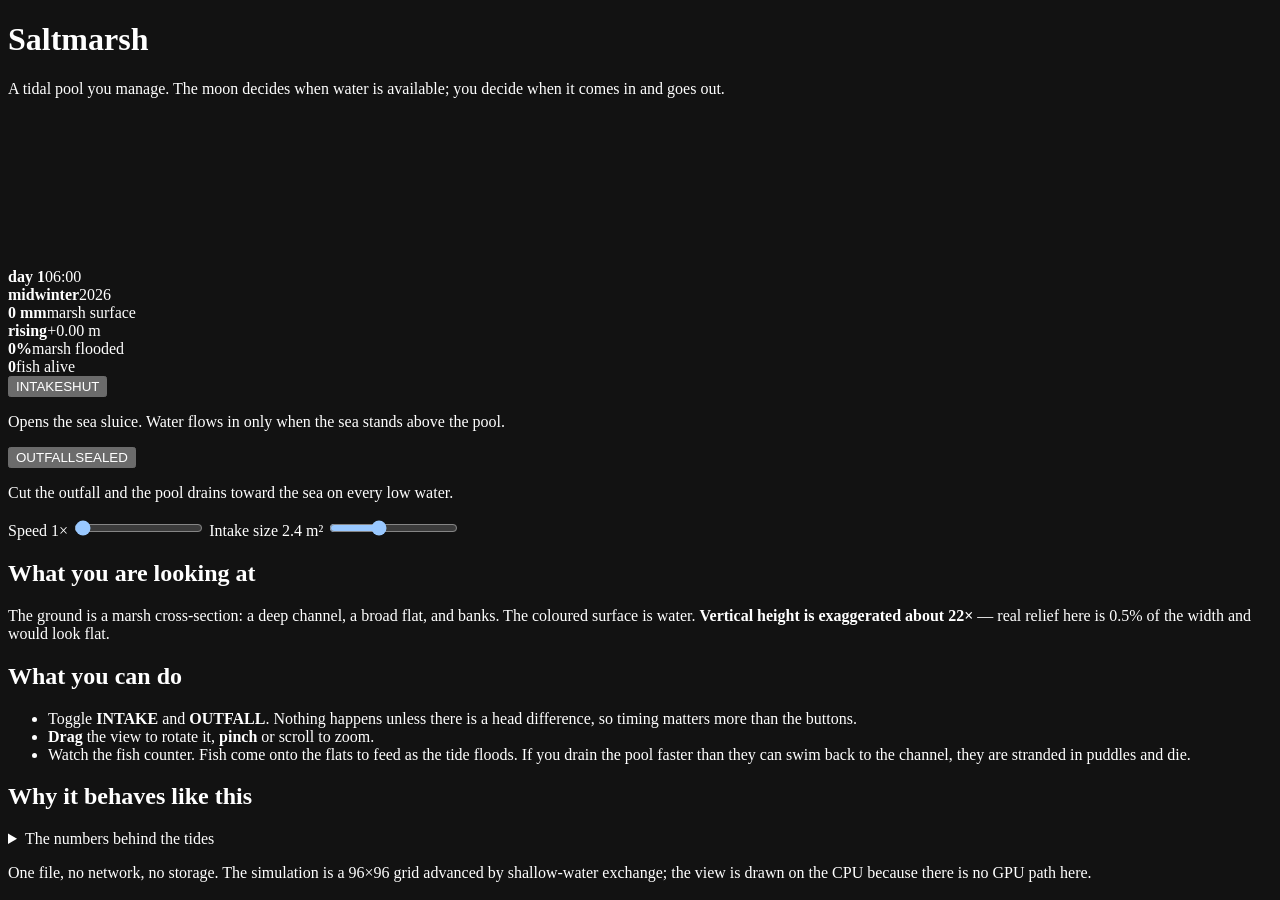
<file: src/page.html>
<!doctype html>
<html lang="en">
<head>
<meta charset="utf-8">
<meta name="viewport" content="width=device-width, initial-scale=1, maximum-scale=1, user-scalable=no, viewport-fit=cover">
<meta name="color-scheme" content="dark">
<title>Saltmarsh — run a tidal pool</title>
<style>/* __SALTMARSH_CSS__ */</style>
</head>
<body>
<div id="app">
  <header id="masthead">
    <h1>Saltmarsh</h1>
    <p class="lede">A tidal pool you manage. The moon decides when water is available; you decide when it comes in and goes out.</p>
  </header>

  <div id="stage">
    <canvas id="view" aria-label="Three-dimensional view of the marsh at the current tide level"></canvas>

    <div id="readout" aria-live="polite">
      <div class="stat"><b id="clock">day 1</b><span>06:00</span></div>
      <div class="stat"><b id="seasonLabel">midwinter</b><span id="yearLabel">2026</span></div>
      <div class="stat"><b id="surfaceLabel">0 mm</b><span>marsh surface</span></div>
      <div class="stat"><b id="tideLabel">rising</b><span id="tideHeight">+0.00 m</span></div>
      <div class="stat"><b id="wetLabel">0%</b><span>marsh flooded</span></div>
      <div class="stat"><b id="fishLabel">0</b><span>fish alive</span></div>
    </div>

    <!-- data-card-suppress: hidden when capturing the front-page image, because a
         caption about one transient state has no business being part of a
         permanent picture of the app. See the capture recipe in README.md. -->
    <div id="hint" role="status" data-card-suppress></div>
  </div>

  <section id="controls" aria-label="Sluice controls">
    <div class="control">
      <button id="sluiceBtn" class="big" type="button">
        <span class="k">INTAKE</span><span class="v" id="sluiceState">SHUT</span>
      </button>
      <p class="expl" id="sluiceExpl">Opens the sea sluice. Water flows in only when the sea stands above the pool.</p>
    </div>
    <div class="control">
      <button id="outfallBtn" class="big" type="button">
        <span class="k">OUTFALL</span><span class="v" id="outfallState">SEALED</span>
      </button>
      <p class="expl" id="outfallExpl">Cut the outfall and the pool drains toward the sea on every low water.</p>
    </div>
    <div class="control sliders">
      <label for="speed">Speed <output id="speedOut">1&times;</output></label>
      <input id="speed" type="range" min="0" step="1" value="1" aria-label="Simulation speed">
      <label for="drain">Intake size <output id="drainOut">2.4 m&sup2;</output></label>
      <input id="drain" type="range" min="0.3" max="6" step="0.1" value="2.4" aria-label="Intake opening area">
    </div>
  </section>

  <section id="explain" aria-label="What you are looking at">
    <h2>What you are looking at</h2>
    <p>The ground is a marsh cross-section: a deep channel, a broad flat, and banks. The coloured surface is water. <b>Vertical height is exaggerated about 22&times;</b> — real relief here is 0.5% of the width and would look flat.</p>
    <p id="mechanicText"></p>
    <h2>What you can do</h2>
    <ul>
      <li>Toggle <b>INTAKE</b> and <b>OUTFALL</b>. Nothing happens unless there is a head difference, so timing matters more than the buttons.</li>
      <li><b>Drag</b> the view to rotate it, <b>pinch</b> or scroll to zoom.</li>
      <li>Watch the fish counter. Fish come onto the flats to feed as the tide floods. If you drain the pool faster than they can swim back to the channel, they are stranded in puddles and die.</li>
    </ul>
    <h2>Why it behaves like this</h2>
    <p id="volumeText"></p>
    <details>
      <summary>The numbers behind the tides</summary>
      <p id="tideFacts"></p>
    </details>
  </section>

  <footer>
    <p>One file, no network, no storage. The simulation is a 96&times;96 grid advanced by shallow-water exchange; the view is drawn on the CPU because there is no GPU path here.</p>
  </footer>
</div>
<script>
/* __SALTMARSH_JS__ */
</script>
</body>
</html>
</file>
